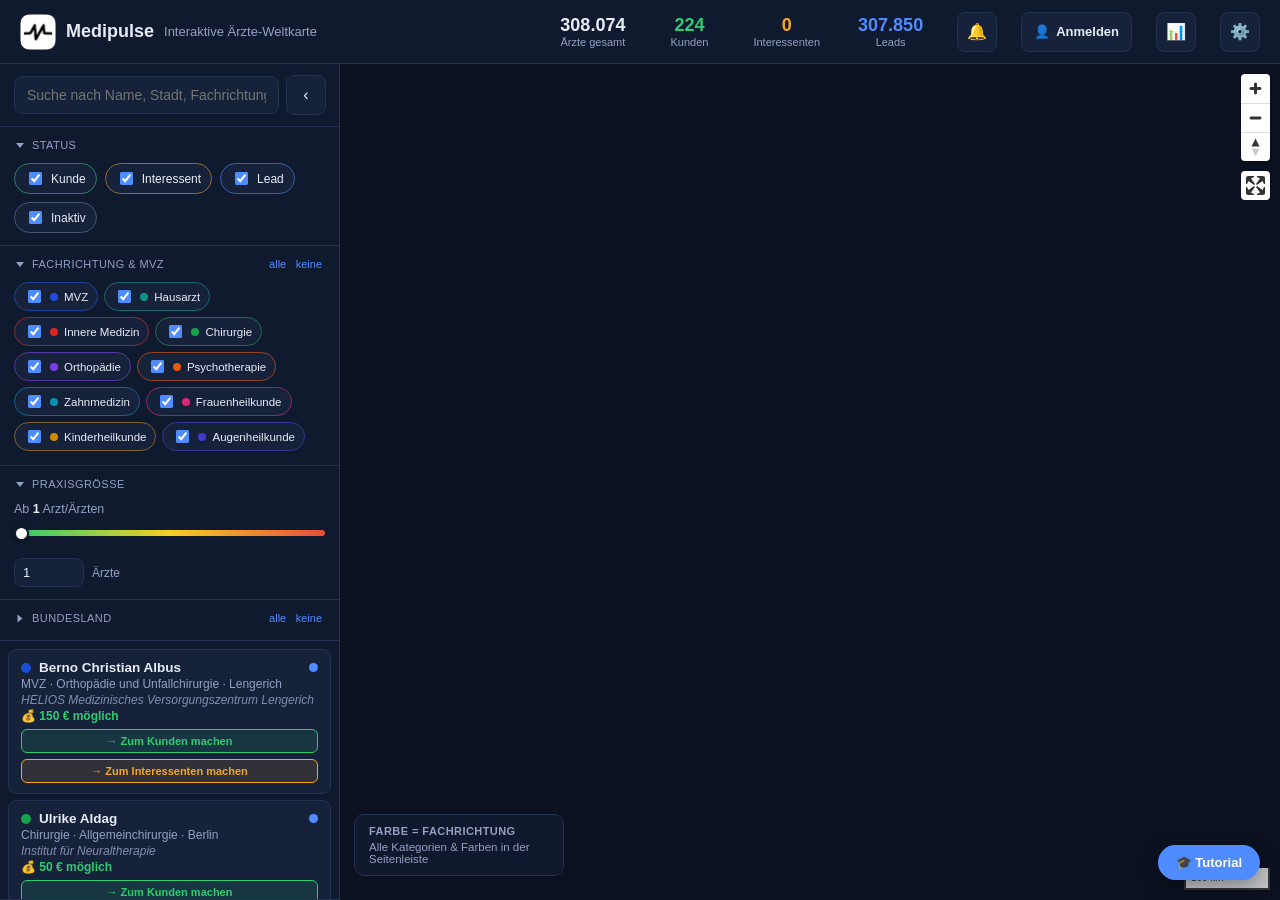
<file: index.html>
<!DOCTYPE html>
<html lang="de">
<head>
<meta charset="UTF-8" />
<meta name="viewport" content="width=device-width, initial-scale=1.0" />
<title>Medipulse | Interaktive Weltkarte</title>
<link rel="stylesheet" href="vendor/maplibre-gl/maplibre-gl.css" />
<link rel="stylesheet" href="css/style.css" />
</head>
<body>

  <header class="topbar">
    <div class="brand">
      <img src="assets/medipulse-logo.png" alt="Medipulse" class="topbar-logo" id="topbar-logo" onerror="this.style.display='none'">
      <span class="brand-name">Medipulse</span>
      <span class="brand-sub">Interaktive Ärzte-Weltkarte</span>
    </div>

    <div class="stats" id="stats">
      <div class="stat"><span class="stat-value" id="stat-total">0</span><span class="stat-label">Ärzte gesamt</span></div>
      <div class="stat status-kunde"><span class="stat-value" id="stat-kunde">0</span><span class="stat-label">Kunden</span></div>
      <div class="stat status-interessent"><span class="stat-value" id="stat-interessent">0</span><span class="stat-label">Interessenten</span></div>
      <div class="stat status-lead"><span class="stat-value" id="stat-lead">0</span><span class="stat-label">Leads</span></div>
    </div>

    <button id="notif-bell" class="icon-btn notif-bell-btn" title="Follow-ups">🔔<span class="notif-dot" id="notif-dot" hidden></span></button>
    <button id="user-badge" class="icon-btn user-badge-btn" title="Anmelden"><span id="user-badge-icon">👤</span> <span id="user-badge-label">Anmelden</span></button>
    <button id="sales-stats-toggle" class="icon-btn" title="Meine Statistik">📊</button>
    <button id="settings-toggle" class="icon-btn" title="Einstellungen">⚙️</button>
  </header>

  <div class="settings-panel notif-panel" id="notif-panel" hidden>
    <div class="settings-panel-header">
      <span>Follow-ups</span>
      <button id="notif-close" class="icon-btn" title="Schließen">×</button>
    </div>
    <div id="notif-list"></div>
  </div>

  <div class="auth-panel" id="auth-panel" hidden>
    <div class="settings-panel-header">
      <span id="auth-panel-title">Anmelden</span>
      <button id="auth-close" class="icon-btn" title="Schließen">×</button>
    </div>

    <div id="auth-logged-in" hidden>
      <div class="auth-avatar-row">
        <div class="auth-avatar-preview" id="auth-avatar-preview">👤</div>
        <button type="button" id="auth-avatar-btn" class="auth-switch-btn">Profilbild ändern</button>
        <input type="file" id="auth-avatar-input" accept="image/*" hidden>
      </div>
      <div class="auth-current-name">Angemeldet als <strong id="auth-current-name-label"></strong></div>
      <button type="button" id="auth-logout" class="auth-submit-btn">Abmelden</button>
      <button type="button" id="auth-delete-account" class="auth-switch-btn auth-danger-btn">Konto löschen</button>
    </div>

    <div id="auth-form-wrap">
      <div class="auth-error" id="auth-error" hidden></div>
      <input type="text" id="auth-name" class="auth-input" placeholder="Name" autocomplete="username" />
      <input type="password" id="auth-password" class="auth-input" placeholder="Passwort" autocomplete="current-password" />
      <button type="button" id="auth-submit" class="auth-submit-btn">Anmelden</button>
      <button type="button" id="auth-switch-mode" class="auth-switch-btn">Noch kein Konto? Registrieren</button>
    </div>

    <div class="auth-hint">Nur lokal auf diesem Gerät gespeichert — kein echter Passwortschutz, dient nur zur Zuordnung der eigenen Statistik.</div>
  </div>

  <div class="settings-panel" id="sales-stats-panel" hidden>
    <div class="settings-panel-header stats-panel-header">
      <div class="stats-view-tabs">
        <button type="button" class="stats-view-tab active" data-view="mine">Meine Statistik</button>
        <button type="button" class="stats-view-tab" data-view="rankings">🏆 Rankings</button>
      </div>
      <button id="sales-stats-close" class="icon-btn" title="Schließen">×</button>
    </div>
    <div id="sales-stats-logged-out" hidden>
      <div class="auth-hint" style="margin:0 0 10px;">Bitte zuerst anmelden, um deine eigene Statistik zu führen.</div>
      <button type="button" id="sales-stats-login-btn" class="auth-submit-btn">Jetzt anmelden</button>
    </div>
    <div id="sales-stats-body" hidden></div>
  </div>

  <div class="settings-panel" id="settings-panel" hidden>
    <div class="settings-panel-header">
      <span>Einstellungen</span>
      <button id="settings-close" class="icon-btn" title="Schließen">×</button>
    </div>

    <div class="settings-row">
      <span class="settings-label">Automatische Rotation</span>
      <label class="switch">
        <input type="checkbox" id="settings-rotate-toggle" checked>
        <span class="switch-slider"></span>
      </label>
    </div>

    <div class="settings-divider"></div>

    <div class="settings-row">
      <span class="settings-label">Heatmap</span>
      <label class="switch">
        <input type="checkbox" id="settings-heatmap-toggle">
        <span class="switch-slider"></span>
      </label>
    </div>
    <div class="heatmap-scope-row" id="heatmap-scope-row" hidden>
      <label class="radio-chip">
        <input type="radio" name="heatmap-scope" value="kunde" id="heatmap-scope-kunde">
        Kunden
      </label>
      <label class="radio-chip">
        <input type="radio" name="heatmap-scope" value="lead" id="heatmap-scope-lead">
        Leads
      </label>
      <label class="radio-chip">
        <input type="radio" name="heatmap-scope" value="alle" id="heatmap-scope-alle" checked>
        Alle
      </label>
    </div>

    <div class="settings-divider"></div>

    <div class="gpa-block">
      <div class="gpa-title">GPA</div>
      <div class="gpa-sub">Gewinn pro Arzt</div>
      <input type="range" id="gpa-slider" class="gpa-slider" min="0" max="300" step="5" value="50">
      <div class="gpa-input-row">
        <input type="number" id="gpa-input" class="gpa-input" min="0" max="2000" step="5" value="50">
        <span class="gpa-unit">€ / Arzt</span>
      </div>
    </div>

    <div class="settings-divider"></div>

    <div class="gpa-block">
      <div class="gpa-title">Automatische Infosheet-Recherche</div>
      <div class="gpa-sub">Worker-URL für die Gemini-Websuche (leer = nur Steckbrief)</div>
      <input type="text" id="settings-gemini-worker-url" class="auth-input" style="margin-bottom:0;" placeholder="https://dein-worker.workers.dev">
      <div class="auth-hint">Siehe cloudflare-worker/README.md für die Einrichtung.</div>
    </div>
  </div>

  <div class="app">
    <aside class="sidebar" id="sidebar">
      <div class="sidebar-section search-row">
        <input type="text" id="search" placeholder="Suche nach Name, Stadt, Fachrichtung…" />
      </div>

      <div class="sidebar-section filters" id="status-filter-group">
        <div class="filter-group-label">
          <button type="button" class="chevron-btn" data-target="status-body" aria-expanded="true"><span class="chevron"></span></button>
          <span class="filter-group-title">Status</span>
        </div>
        <div class="filter-group-body" id="status-body">
          <label class="chip chip-kunde"><input type="checkbox" data-status="kunde" checked> Kunde</label>
          <label class="chip chip-interessent"><input type="checkbox" data-status="interessent" checked> Interessent</label>
          <label class="chip chip-lead"><input type="checkbox" data-status="lead" checked> Lead</label>
          <label class="chip chip-inaktiv"><input type="checkbox" data-status="inaktiv" checked> Inaktiv</label>
        </div>
      </div>

      <div class="sidebar-section filters kategorie-filters">
        <div class="filter-group-label">
          <button type="button" class="chevron-btn" data-target="kategorie-body" aria-expanded="true"><span class="chevron"></span></button>
          <span class="filter-group-title">Fachrichtung &amp; MVZ</span>
          <span class="filter-group-actions">
            <button type="button" id="kategorie-all">alle</button>
            <button type="button" id="kategorie-none">keine</button>
          </span>
        </div>
        <div class="filter-group-body" id="kategorie-body">
          <div id="kategorie-list" class="kategorie-list"></div>
        </div>
      </div>

      <div class="sidebar-section filters groesse-filter">
        <div class="filter-group-label">
          <button type="button" class="chevron-btn" data-target="groesse-body" aria-expanded="true"><span class="chevron"></span></button>
          <span class="filter-group-title">Praxisgröße</span>
        </div>
        <div class="filter-group-body" id="groesse-body">
          <div class="groesse-value">Ab <strong id="groesse-value-label">1</strong> Arzt/Ärzten</div>
          <input type="range" id="groesse-slider" class="groesse-slider" min="0" max="100" step="1" value="0">
          <div class="groesse-input-row">
            <input type="number" id="groesse-input" class="groesse-input" min="0" step="1" value="1">
            <span class="groesse-input-unit">Ärzte</span>
          </div>
        </div>
      </div>

      <div class="sidebar-section filters bundesland-filter">
        <div class="filter-group-label">
          <button type="button" class="chevron-btn" data-target="bundesland-body" aria-expanded="false"><span class="chevron"></span></button>
          <span class="filter-group-title">Bundesland</span>
          <span class="filter-group-actions">
            <button type="button" id="bundesland-all">alle</button>
            <button type="button" id="bundesland-none">keine</button>
          </span>
        </div>
        <div class="filter-group-body collapsed" id="bundesland-body">
          <div id="bundesland-list" class="kategorie-list"></div>
        </div>
      </div>

      <div class="sidebar-section list-wrap">
        <ul id="doctor-list" class="doctor-list"></ul>
      </div>
    </aside>

    <button id="sidebar-toggle" class="icon-btn sidebar-collapse-btn" title="Liste ein-/ausblenden"><span id="sidebar-collapse-icon">‹</span></button>

    <main class="map-wrap">
      <div id="map"></div>

      <div class="legend">
        <div class="legend-title">Farbe = Fachrichtung</div>
        <div class="legend-hint">Alle Kategorien &amp; Farben in der Seitenleiste</div>
      </div>
    </main>
  </div>

  <div class="route-planner-backdrop" id="route-planner-backdrop" hidden>
    <div class="route-planner" id="route-planner">
      <div class="route-planner-header">
        <span>Route planen</span>
        <button id="route-planner-close" class="icon-btn" title="Abbrechen">×</button>
      </div>
      <div id="route-planner-body"></div>
    </div>
  </div>

  <div class="route-picking-bar" id="route-picking-bar" hidden>
    <span id="route-picking-status"></span>
    <button type="button" class="secondary" id="route-picking-cancel">Abbrechen</button>
    <button type="button" class="primary" id="route-picking-done">Fertig</button>
  </div>

  <div class="streak-celebration" id="streak-celebration" hidden>
    <div class="streak-celebration-flame">🔥</div>
    <div class="streak-celebration-text" id="streak-celebration-text"></div>
  </div>

  <div class="route-planner-backdrop" id="note-editor-backdrop" hidden>
    <div class="route-planner" id="note-editor">
      <div class="route-planner-header">
        <span>Neue Notiz</span>
        <button id="note-editor-close" class="icon-btn" title="Abbrechen">×</button>
      </div>
      <div class="note-editor-body">
        <input type="text" id="note-editor-title" class="auth-input" placeholder="Überschrift, z.B. Termin bei Dr. Müller" maxlength="60" />
        <textarea id="note-editor-text" class="note-editor-textarea" placeholder="Details (optional)…"></textarea>
        <button type="button" id="note-editor-save" class="auth-submit-btn">Speichern</button>
      </div>
    </div>
  </div>

  <div class="route-planner-backdrop" id="infosheet-editor-backdrop" hidden>
    <div class="route-planner infosheet-editor" id="infosheet-editor">
      <div class="route-planner-header">
        <span id="infosheet-editor-title">Infosheet</span>
        <button id="infosheet-editor-close" class="icon-btn" title="Abbrechen">×</button>
      </div>
      <div class="infosheet-editor-body">
        <label class="infosheet-field-label" for="infosheet-paste-all">Kompletten Infosheet-Text einfügen (z.B. aus dem MediPulse-Skill)</label>
        <textarea id="infosheet-paste-all" class="note-editor-textarea infosheet-textarea infosheet-paste-textarea" placeholder="Hier den kompletten Text aus dem Skill einfügen — die Felder unten werden automatisch anhand der Überschriften (Trigger, Was die Praxis verkauft, Firmografie, Struktur, Produkt, Größte Painpoints) befüllt."></textarea>
        <div class="infosheet-paste-actions">
          <button type="button" id="infosheet-paste-apply" class="auth-switch-btn">↓ Auf die Felder unten verteilen</button>
          <button type="button" id="infosheet-paste-upload-btn" class="auth-switch-btn">📎 Stattdessen .txt-Datei hochladen</button>
        </div>
        <input type="file" id="infosheet-paste-file-input" accept=".txt,text/plain" hidden>
        <div class="infosheet-editor-divider"></div>

        <label class="infosheet-field-label" for="infosheet-trigger">Trigger</label>
        <textarea id="infosheet-trigger" class="note-editor-textarea infosheet-textarea" placeholder="Was macht das Thema für die Praxis gerade jetzt relevant? (z.B. gesetzliche Änderung)"></textarea>

        <label class="infosheet-field-label" for="infosheet-verkauft">Was die Praxis verkauft</label>
        <textarea id="infosheet-verkauft" class="note-editor-textarea infosheet-textarea" placeholder="Kurzbeschreibung der Praxis/des MVZ"></textarea>

        <label class="infosheet-field-label" for="infosheet-firmografie">Firmografie</label>
        <textarea id="infosheet-firmografie" class="note-editor-textarea infosheet-textarea" placeholder="Rechtsträger, Adresse, Ansprechpartner, USt-ID…"></textarea>

        <label class="infosheet-field-label" for="infosheet-struktur">Struktur</label>
        <textarea id="infosheet-struktur" class="note-editor-textarea infosheet-textarea" placeholder="Team, Ärzt:innen, Verwaltung…"></textarea>

        <label class="infosheet-field-label" for="infosheet-produkt">Produkt</label>
        <textarea id="infosheet-produkt" class="note-editor-textarea infosheet-textarea" placeholder="Leistungen, Statistiken, Besonderheiten…"></textarea>

        <label class="infosheet-field-label">Größte Painpoints — bis zu 2</label>
        <input type="text" id="infosheet-these-1" class="auth-input" placeholder="Painpoint 1" maxlength="200" />
        <input type="text" id="infosheet-these-2" class="auth-input" placeholder="Painpoint 2" maxlength="200" />

        <button type="button" id="infosheet-editor-save" class="auth-submit-btn">Speichern</button>
      </div>
    </div>
  </div>

  <button type="button" id="tour-fab" class="tour-fab-btn">🎓 Tutorial</button>
  <div class="tour-overlay" id="tour-overlay" hidden>
    <div class="tour-highlight" id="tour-highlight" hidden></div>
    <div class="tour-tooltip" id="tour-tooltip">
      <button type="button" class="tour-skip-btn" id="tour-skip-btn" title="Tour beenden">×</button>
      <div class="tour-step-label" id="tour-step-label"></div>
      <div class="tour-title" id="tour-title"></div>
      <div class="tour-text" id="tour-text"></div>
      <div class="tour-actions">
        <button type="button" class="tour-btn tour-btn-ghost" id="tour-back-btn">Zurück</button>
        <button type="button" class="tour-btn tour-btn-primary" id="tour-next-btn">Weiter</button>
      </div>
    </div>
  </div>

  <script src="vendor/maplibre-gl/maplibre-gl.js"></script>
  <script src="vendor/jspdf/jspdf.umd.min.js"></script>
  <script src="js/data.js"></script>
  <script src="js/app.js"></script>
</body>
</html>
</file>
<file: vendor/maplibre-gl/maplibre-gl.css>
.maplibregl-map{font:12px/20px Helvetica Neue,Arial,Helvetica,sans-serif;overflow:hidden;position:relative;-webkit-tap-highlight-color:rgb(0 0 0/0)}.maplibregl-canvas{left:0;position:absolute;top:0}.maplibregl-map:fullscreen{height:100%;width:100%}.maplibregl-ctrl-group button.maplibregl-ctrl-compass{touch-action:none}.maplibregl-canvas-container.maplibregl-interactive,.maplibregl-ctrl-group button.maplibregl-ctrl-compass{cursor:grab;-webkit-user-select:none;-moz-user-select:none;user-select:none}.maplibregl-canvas-container.maplibregl-interactive.maplibregl-track-pointer{cursor:pointer}.maplibregl-canvas-container.maplibregl-interactive:active,.maplibregl-ctrl-group button.maplibregl-ctrl-compass:active{cursor:grabbing}.maplibregl-canvas-container.maplibregl-touch-zoom-rotate,.maplibregl-canvas-container.maplibregl-touch-zoom-rotate .maplibregl-canvas{touch-action:pan-x pan-y}.maplibregl-canvas-container.maplibregl-touch-drag-pan,.maplibregl-canvas-container.maplibregl-touch-drag-pan .maplibregl-canvas{touch-action:pinch-zoom}.maplibregl-canvas-container.maplibregl-touch-zoom-rotate.maplibregl-touch-drag-pan,.maplibregl-canvas-container.maplibregl-touch-zoom-rotate.maplibregl-touch-drag-pan .maplibregl-canvas{touch-action:none}.maplibregl-canvas-container.maplibregl-touch-drag-pan.maplibregl-cooperative-gestures,.maplibregl-canvas-container.maplibregl-touch-drag-pan.maplibregl-cooperative-gestures .maplibregl-canvas{touch-action:pan-x pan-y}.maplibregl-ctrl-bottom-left,.maplibregl-ctrl-bottom-right,.maplibregl-ctrl-top-left,.maplibregl-ctrl-top-right{pointer-events:none;position:absolute;z-index:2}.maplibregl-ctrl-top-left{left:0;top:0}.maplibregl-ctrl-top-right{right:0;top:0}.maplibregl-ctrl-bottom-left{bottom:0;left:0}.maplibregl-ctrl-bottom-right{bottom:0;right:0}.maplibregl-ctrl{clear:both;pointer-events:auto;transform:translate(0)}.maplibregl-ctrl-top-left .maplibregl-ctrl{float:left;margin:10px 0 0 10px}.maplibregl-ctrl-top-right .maplibregl-ctrl{float:right;margin:10px 10px 0 0}.maplibregl-ctrl-bottom-left .maplibregl-ctrl{float:left;margin:0 0 10px 10px}.maplibregl-ctrl-bottom-right .maplibregl-ctrl{float:right;margin:0 10px 10px 0}.maplibregl-ctrl-group{background:#fff;border-radius:4px}.maplibregl-ctrl-group:not(:empty){box-shadow:0 0 0 2px rgba(0,0,0,.1)}@media (forced-colors:active){.maplibregl-ctrl-group:not(:empty){box-shadow:0 0 0 2px ButtonText}}.maplibregl-ctrl-group button{background-color:transparent;border:0;box-sizing:border-box;cursor:pointer;display:block;height:29px;outline:none;padding:0;width:29px}.maplibregl-ctrl-group button+button{border-top:1px solid #ddd}.maplibregl-ctrl button .maplibregl-ctrl-icon{background-position:50%;background-repeat:no-repeat;display:block;height:100%;width:100%}@media (forced-colors:active){.maplibregl-ctrl-icon{background-color:transparent}.maplibregl-ctrl-group button+button{border-top:1px solid ButtonText}}.maplibregl-ctrl button::-moz-focus-inner{border:0;padding:0}.maplibregl-ctrl-attrib-button:focus,.maplibregl-ctrl-group button:focus{box-shadow:0 0 2px 2px #0096ff}.maplibregl-ctrl button:disabled{cursor:not-allowed}.maplibregl-ctrl button:disabled .maplibregl-ctrl-icon{opacity:.25}.maplibregl-ctrl button:not(:disabled):hover{background-color:rgb(0 0 0/5%)}.maplibregl-ctrl-group button:focus:focus-visible{box-shadow:0 0 2px 2px #0096ff}.maplibregl-ctrl-group button:focus:not(:focus-visible){box-shadow:none}.maplibregl-ctrl-group button:focus:first-child{border-radius:4px 4px 0 0}.maplibregl-ctrl-group button:focus:last-child{border-radius:0 0 4px 4px}.maplibregl-ctrl-group button:focus:only-child{border-radius:inherit}.maplibregl-ctrl button.maplibregl-ctrl-zoom-out .maplibregl-ctrl-icon{background-image:url("data:image/svg+xml;charset=utf-8,%3Csvg xmlns='http://www.w3.org/2000/svg' width='29' height='29' fill='%23333' viewBox='0 0 29 29'%3E%3Cpath d='M10 13c-.75 0-1.5.75-1.5 1.5S9.25 16 10 16h9c.75 0 1.5-.75 1.5-1.5S19.75 13 19 13z'/%3E%3C/svg%3E")}.maplibregl-ctrl button.maplibregl-ctrl-zoom-in .maplibregl-ctrl-icon{background-image:url("data:image/svg+xml;charset=utf-8,%3Csvg xmlns='http://www.w3.org/2000/svg' width='29' height='29' fill='%23333' viewBox='0 0 29 29'%3E%3Cpath d='M14.5 8.5c-.75 0-1.5.75-1.5 1.5v3h-3c-.75 0-1.5.75-1.5 1.5S9.25 16 10 16h3v3c0 .75.75 1.5 1.5 1.5S16 19.75 16 19v-3h3c.75 0 1.5-.75 1.5-1.5S19.75 13 19 13h-3v-3c0-.75-.75-1.5-1.5-1.5'/%3E%3C/svg%3E")}@media (forced-colors:active){.maplibregl-ctrl button.maplibregl-ctrl-zoom-out .maplibregl-ctrl-icon{background-image:url("data:image/svg+xml;charset=utf-8,%3Csvg xmlns='http://www.w3.org/2000/svg' width='29' height='29' fill='%23fff' viewBox='0 0 29 29'%3E%3Cpath d='M10 13c-.75 0-1.5.75-1.5 1.5S9.25 16 10 16h9c.75 0 1.5-.75 1.5-1.5S19.75 13 19 13z'/%3E%3C/svg%3E")}.maplibregl-ctrl button.maplibregl-ctrl-zoom-in .maplibregl-ctrl-icon{background-image:url("data:image/svg+xml;charset=utf-8,%3Csvg xmlns='http://www.w3.org/2000/svg' width='29' height='29' fill='%23fff' viewBox='0 0 29 29'%3E%3Cpath d='M14.5 8.5c-.75 0-1.5.75-1.5 1.5v3h-3c-.75 0-1.5.75-1.5 1.5S9.25 16 10 16h3v3c0 .75.75 1.5 1.5 1.5S16 19.75 16 19v-3h3c.75 0 1.5-.75 1.5-1.5S19.75 13 19 13h-3v-3c0-.75-.75-1.5-1.5-1.5'/%3E%3C/svg%3E")}}@media (forced-colors:active) and (prefers-color-scheme:light){.maplibregl-ctrl button.maplibregl-ctrl-zoom-out .maplibregl-ctrl-icon{background-image:url("data:image/svg+xml;charset=utf-8,%3Csvg xmlns='http://www.w3.org/2000/svg' width='29' height='29' viewBox='0 0 29 29'%3E%3Cpath d='M10 13c-.75 0-1.5.75-1.5 1.5S9.25 16 10 16h9c.75 0 1.5-.75 1.5-1.5S19.75 13 19 13z'/%3E%3C/svg%3E")}.maplibregl-ctrl button.maplibregl-ctrl-zoom-in .maplibregl-ctrl-icon{background-image:url("data:image/svg+xml;charset=utf-8,%3Csvg xmlns='http://www.w3.org/2000/svg' width='29' height='29' viewBox='0 0 29 29'%3E%3Cpath d='M14.5 8.5c-.75 0-1.5.75-1.5 1.5v3h-3c-.75 0-1.5.75-1.5 1.5S9.25 16 10 16h3v3c0 .75.75 1.5 1.5 1.5S16 19.75 16 19v-3h3c.75 0 1.5-.75 1.5-1.5S19.75 13 19 13h-3v-3c0-.75-.75-1.5-1.5-1.5'/%3E%3C/svg%3E")}}.maplibregl-ctrl button.maplibregl-ctrl-fullscreen .maplibregl-ctrl-icon{background-image:url("data:image/svg+xml;charset=utf-8,%3Csvg xmlns='http://www.w3.org/2000/svg' width='29' height='29' fill='%23333' viewBox='0 0 29 29'%3E%3Cpath d='M24 16v5.5c0 1.75-.75 2.5-2.5 2.5H16v-1l3-1.5-4-5.5 1-1 5.5 4 1.5-3zM6 16l1.5 3 5.5-4 1 1-4 5.5 3 1.5v1H7.5C5.75 24 5 23.25 5 21.5V16zm7-11v1l-3 1.5 4 5.5-1 1-5.5-4L6 13H5V7.5C5 5.75 5.75 5 7.5 5zm11 2.5c0-1.75-.75-2.5-2.5-2.5H16v1l3 1.5-4 5.5 1 1 5.5-4 1.5 3h1z'/%3E%3C/svg%3E")}.maplibregl-ctrl button.maplibregl-ctrl-shrink .maplibregl-ctrl-icon{background-image:url("data:image/svg+xml;charset=utf-8,%3Csvg xmlns='http://www.w3.org/2000/svg' width='29' height='29' viewBox='0 0 29 29'%3E%3Cpath d='M18.5 16c-1.75 0-2.5.75-2.5 2.5V24h1l1.5-3 5.5 4 1-1-4-5.5 3-1.5v-1zM13 18.5c0-1.75-.75-2.5-2.5-2.5H5v1l3 1.5L4 24l1 1 5.5-4 1.5 3h1zm3-8c0 1.75.75 2.5 2.5 2.5H24v-1l-3-1.5L25 5l-1-1-5.5 4L17 5h-1zM10.5 13c1.75 0 2.5-.75 2.5-2.5V5h-1l-1.5 3L5 4 4 5l4 5.5L5 12v1z'/%3E%3C/svg%3E")}@media (forced-colors:active){.maplibregl-ctrl button.maplibregl-ctrl-fullscreen .maplibregl-ctrl-icon{background-image:url("data:image/svg+xml;charset=utf-8,%3Csvg xmlns='http://www.w3.org/2000/svg' width='29' height='29' fill='%23fff' viewBox='0 0 29 29'%3E%3Cpath d='M24 16v5.5c0 1.75-.75 2.5-2.5 2.5H16v-1l3-1.5-4-5.5 1-1 5.5 4 1.5-3zM6 16l1.5 3 5.5-4 1 1-4 5.5 3 1.5v1H7.5C5.75 24 5 23.25 5 21.5V16zm7-11v1l-3 1.5 4 5.5-1 1-5.5-4L6 13H5V7.5C5 5.75 5.75 5 7.5 5zm11 2.5c0-1.75-.75-2.5-2.5-2.5H16v1l3 1.5-4 5.5 1 1 5.5-4 1.5 3h1z'/%3E%3C/svg%3E")}.maplibregl-ctrl button.maplibregl-ctrl-shrink .maplibregl-ctrl-icon{background-image:url("data:image/svg+xml;charset=utf-8,%3Csvg xmlns='http://www.w3.org/2000/svg' width='29' height='29' fill='%23fff' viewBox='0 0 29 29'%3E%3Cpath d='M18.5 16c-1.75 0-2.5.75-2.5 2.5V24h1l1.5-3 5.5 4 1-1-4-5.5 3-1.5v-1zM13 18.5c0-1.75-.75-2.5-2.5-2.5H5v1l3 1.5L4 24l1 1 5.5-4 1.5 3h1zm3-8c0 1.75.75 2.5 2.5 2.5H24v-1l-3-1.5L25 5l-1-1-5.5 4L17 5h-1zM10.5 13c1.75 0 2.5-.75 2.5-2.5V5h-1l-1.5 3L5 4 4 5l4 5.5L5 12v1z'/%3E%3C/svg%3E")}}@media (forced-colors:active) and (prefers-color-scheme:light){.maplibregl-ctrl button.maplibregl-ctrl-fullscreen .maplibregl-ctrl-icon{background-image:url("data:image/svg+xml;charset=utf-8,%3Csvg xmlns='http://www.w3.org/2000/svg' width='29' height='29' viewBox='0 0 29 29'%3E%3Cpath d='M24 16v5.5c0 1.75-.75 2.5-2.5 2.5H16v-1l3-1.5-4-5.5 1-1 5.5 4 1.5-3zM6 16l1.5 3 5.5-4 1 1-4 5.5 3 1.5v1H7.5C5.75 24 5 23.25 5 21.5V16zm7-11v1l-3 1.5 4 5.5-1 1-5.5-4L6 13H5V7.5C5 5.75 5.75 5 7.5 5zm11 2.5c0-1.75-.75-2.5-2.5-2.5H16v1l3 1.5-4 5.5 1 1 5.5-4 1.5 3h1z'/%3E%3C/svg%3E")}.maplibregl-ctrl button.maplibregl-ctrl-shrink .maplibregl-ctrl-icon{background-image:url("data:image/svg+xml;charset=utf-8,%3Csvg xmlns='http://www.w3.org/2000/svg' width='29' height='29' viewBox='0 0 29 29'%3E%3Cpath d='M18.5 16c-1.75 0-2.5.75-2.5 2.5V24h1l1.5-3 5.5 4 1-1-4-5.5 3-1.5v-1zM13 18.5c0-1.75-.75-2.5-2.5-2.5H5v1l3 1.5L4 24l1 1 5.5-4 1.5 3h1zm3-8c0 1.75.75 2.5 2.5 2.5H24v-1l-3-1.5L25 5l-1-1-5.5 4L17 5h-1zM10.5 13c1.75 0 2.5-.75 2.5-2.5V5h-1l-1.5 3L5 4 4 5l4 5.5L5 12v1z'/%3E%3C/svg%3E")}}.maplibregl-ctrl button.maplibregl-ctrl-compass .maplibregl-ctrl-icon{background-image:url("data:image/svg+xml;charset=utf-8,%3Csvg xmlns='http://www.w3.org/2000/svg' width='29' height='29' fill='%23333' viewBox='0 0 29 29'%3E%3Cpath d='m10.5 14 4-8 4 8z'/%3E%3Cpath fill='%23ccc' d='m10.5 16 4 8 4-8z'/%3E%3C/svg%3E")}@media (forced-colors:active){.maplibregl-ctrl button.maplibregl-ctrl-compass .maplibregl-ctrl-icon{background-image:url("data:image/svg+xml;charset=utf-8,%3Csvg xmlns='http://www.w3.org/2000/svg' width='29' height='29' fill='%23fff' viewBox='0 0 29 29'%3E%3Cpath d='m10.5 14 4-8 4 8z'/%3E%3Cpath fill='%23ccc' d='m10.5 16 4 8 4-8z'/%3E%3C/svg%3E")}}@media (forced-colors:active) and (prefers-color-scheme:light){.maplibregl-ctrl button.maplibregl-ctrl-compass .maplibregl-ctrl-icon{background-image:url("data:image/svg+xml;charset=utf-8,%3Csvg xmlns='http://www.w3.org/2000/svg' width='29' height='29' viewBox='0 0 29 29'%3E%3Cpath d='m10.5 14 4-8 4 8z'/%3E%3Cpath fill='%23ccc' d='m10.5 16 4 8 4-8z'/%3E%3C/svg%3E")}}.maplibregl-ctrl button.maplibregl-ctrl-terrain .maplibregl-ctrl-icon{background-image:url("data:image/svg+xml;charset=utf-8,%3Csvg xmlns='http://www.w3.org/2000/svg' width='22' height='22' fill='%23333' viewBox='0 0 22 22'%3E%3Cpath d='m1.754 13.406 4.453-4.851 3.09 3.09 3.281 3.277.969-.969-3.309-3.312 3.844-4.121 6.148 6.886h1.082v-.855l-7.207-8.07-4.84 5.187L6.169 6.57l-5.48 5.965v.871ZM.688 16.844h20.625v1.375H.688Zm0 0'/%3E%3C/svg%3E")}.maplibregl-ctrl button.maplibregl-ctrl-terrain-enabled .maplibregl-ctrl-icon{background-image:url("data:image/svg+xml;charset=utf-8,%3Csvg xmlns='http://www.w3.org/2000/svg' width='22' height='22' fill='%2333b5e5' viewBox='0 0 22 22'%3E%3Cpath d='m1.754 13.406 4.453-4.851 3.09 3.09 3.281 3.277.969-.969-3.309-3.312 3.844-4.121 6.148 6.886h1.082v-.855l-7.207-8.07-4.84 5.187L6.169 6.57l-5.48 5.965v.871ZM.688 16.844h20.625v1.375H.688Zm0 0'/%3E%3C/svg%3E")}.maplibregl-ctrl button.maplibregl-ctrl-geolocate .maplibregl-ctrl-icon{background-image:url("data:image/svg+xml;charset=utf-8,%3Csvg xmlns='http://www.w3.org/2000/svg' width='29' height='29' fill='%23333' viewBox='0 0 20 20'%3E%3Cpath d='M10 4C9 4 9 5 9 5v.1A5 5 0 0 0 5.1 9H5s-1 0-1 1 1 1 1 1h.1A5 5 0 0 0 9 14.9v.1s0 1 1 1 1-1 1-1v-.1a5 5 0 0 0 3.9-3.9h.1s1 0 1-1-1-1-1-1h-.1A5 5 0 0 0 11 5.1V5s0-1-1-1m0 2.5a3.5 3.5 0 1 1 0 7 3.5 3.5 0 1 1 0-7'/%3E%3Ccircle cx='10' cy='10' r='2'/%3E%3C/svg%3E")}.maplibregl-ctrl button.maplibregl-ctrl-geolocate:disabled .maplibregl-ctrl-icon{background-image:url("data:image/svg+xml;charset=utf-8,%3Csvg xmlns='http://www.w3.org/2000/svg' width='29' height='29' fill='%23aaa' viewBox='0 0 20 20'%3E%3Cpath d='M10 4C9 4 9 5 9 5v.1A5 5 0 0 0 5.1 9H5s-1 0-1 1 1 1 1 1h.1A5 5 0 0 0 9 14.9v.1s0 1 1 1 1-1 1-1v-.1a5 5 0 0 0 3.9-3.9h.1s1 0 1-1-1-1-1-1h-.1A5 5 0 0 0 11 5.1V5s0-1-1-1m0 2.5a3.5 3.5 0 1 1 0 7 3.5 3.5 0 1 1 0-7'/%3E%3Ccircle cx='10' cy='10' r='2'/%3E%3Cpath fill='red' d='m14 5 1 1-9 9-1-1z'/%3E%3C/svg%3E")}.maplibregl-ctrl button.maplibregl-ctrl-geolocate.maplibregl-ctrl-geolocate-active .maplibregl-ctrl-icon{background-image:url("data:image/svg+xml;charset=utf-8,%3Csvg xmlns='http://www.w3.org/2000/svg' width='29' height='29' fill='%2333b5e5' viewBox='0 0 20 20'%3E%3Cpath d='M10 4C9 4 9 5 9 5v.1A5 5 0 0 0 5.1 9H5s-1 0-1 1 1 1 1 1h.1A5 5 0 0 0 9 14.9v.1s0 1 1 1 1-1 1-1v-.1a5 5 0 0 0 3.9-3.9h.1s1 0 1-1-1-1-1-1h-.1A5 5 0 0 0 11 5.1V5s0-1-1-1m0 2.5a3.5 3.5 0 1 1 0 7 3.5 3.5 0 1 1 0-7'/%3E%3Ccircle cx='10' cy='10' r='2'/%3E%3C/svg%3E")}.maplibregl-ctrl button.maplibregl-ctrl-geolocate.maplibregl-ctrl-geolocate-active-error .maplibregl-ctrl-icon{background-image:url("data:image/svg+xml;charset=utf-8,%3Csvg xmlns='http://www.w3.org/2000/svg' width='29' height='29' fill='%23e58978' viewBox='0 0 20 20'%3E%3Cpath d='M10 4C9 4 9 5 9 5v.1A5 5 0 0 0 5.1 9H5s-1 0-1 1 1 1 1 1h.1A5 5 0 0 0 9 14.9v.1s0 1 1 1 1-1 1-1v-.1a5 5 0 0 0 3.9-3.9h.1s1 0 1-1-1-1-1-1h-.1A5 5 0 0 0 11 5.1V5s0-1-1-1m0 2.5a3.5 3.5 0 1 1 0 7 3.5 3.5 0 1 1 0-7'/%3E%3Ccircle cx='10' cy='10' r='2'/%3E%3C/svg%3E")}.maplibregl-ctrl button.maplibregl-ctrl-geolocate.maplibregl-ctrl-geolocate-background .maplibregl-ctrl-icon{background-image:url("data:image/svg+xml;charset=utf-8,%3Csvg xmlns='http://www.w3.org/2000/svg' width='29' height='29' fill='%2333b5e5' viewBox='0 0 20 20'%3E%3Cpath d='M10 4C9 4 9 5 9 5v.1A5 5 0 0 0 5.1 9H5s-1 0-1 1 1 1 1 1h.1A5 5 0 0 0 9 14.9v.1s0 1 1 1 1-1 1-1v-.1a5 5 0 0 0 3.9-3.9h.1s1 0 1-1-1-1-1-1h-.1A5 5 0 0 0 11 5.1V5s0-1-1-1m0 2.5a3.5 3.5 0 1 1 0 7 3.5 3.5 0 1 1 0-7'/%3E%3C/svg%3E")}.maplibregl-ctrl button.maplibregl-ctrl-geolocate.maplibregl-ctrl-geolocate-background-error .maplibregl-ctrl-icon{background-image:url("data:image/svg+xml;charset=utf-8,%3Csvg xmlns='http://www.w3.org/2000/svg' width='29' height='29' fill='%23e54e33' viewBox='0 0 20 20'%3E%3Cpath d='M10 4C9 4 9 5 9 5v.1A5 5 0 0 0 5.1 9H5s-1 0-1 1 1 1 1 1h.1A5 5 0 0 0 9 14.9v.1s0 1 1 1 1-1 1-1v-.1a5 5 0 0 0 3.9-3.9h.1s1 0 1-1-1-1-1-1h-.1A5 5 0 0 0 11 5.1V5s0-1-1-1m0 2.5a3.5 3.5 0 1 1 0 7 3.5 3.5 0 1 1 0-7'/%3E%3C/svg%3E")}.maplibregl-ctrl button.maplibregl-ctrl-geolocate.maplibregl-ctrl-geolocate-waiting .maplibregl-ctrl-icon{animation:maplibregl-spin 2s linear infinite}@media (forced-colors:active){.maplibregl-ctrl button.maplibregl-ctrl-geolocate .maplibregl-ctrl-icon{background-image:url("data:image/svg+xml;charset=utf-8,%3Csvg xmlns='http://www.w3.org/2000/svg' width='29' height='29' fill='%23fff' viewBox='0 0 20 20'%3E%3Cpath d='M10 4C9 4 9 5 9 5v.1A5 5 0 0 0 5.1 9H5s-1 0-1 1 1 1 1 1h.1A5 5 0 0 0 9 14.9v.1s0 1 1 1 1-1 1-1v-.1a5 5 0 0 0 3.9-3.9h.1s1 0 1-1-1-1-1-1h-.1A5 5 0 0 0 11 5.1V5s0-1-1-1m0 2.5a3.5 3.5 0 1 1 0 7 3.5 3.5 0 1 1 0-7'/%3E%3Ccircle cx='10' cy='10' r='2'/%3E%3C/svg%3E")}.maplibregl-ctrl button.maplibregl-ctrl-geolocate:disabled .maplibregl-ctrl-icon{background-image:url("data:image/svg+xml;charset=utf-8,%3Csvg xmlns='http://www.w3.org/2000/svg' width='29' height='29' fill='%23999' viewBox='0 0 20 20'%3E%3Cpath d='M10 4C9 4 9 5 9 5v.1A5 5 0 0 0 5.1 9H5s-1 0-1 1 1 1 1 1h.1A5 5 0 0 0 9 14.9v.1s0 1 1 1 1-1 1-1v-.1a5 5 0 0 0 3.9-3.9h.1s1 0 1-1-1-1-1-1h-.1A5 5 0 0 0 11 5.1V5s0-1-1-1m0 2.5a3.5 3.5 0 1 1 0 7 3.5 3.5 0 1 1 0-7'/%3E%3Ccircle cx='10' cy='10' r='2'/%3E%3Cpath fill='red' d='m14 5 1 1-9 9-1-1z'/%3E%3C/svg%3E")}.maplibregl-ctrl button.maplibregl-ctrl-geolocate.maplibregl-ctrl-geolocate-active .maplibregl-ctrl-icon{background-image:url("data:image/svg+xml;charset=utf-8,%3Csvg xmlns='http://www.w3.org/2000/svg' width='29' height='29' fill='%2333b5e5' viewBox='0 0 20 20'%3E%3Cpath d='M10 4C9 4 9 5 9 5v.1A5 5 0 0 0 5.1 9H5s-1 0-1 1 1 1 1 1h.1A5 5 0 0 0 9 14.9v.1s0 1 1 1 1-1 1-1v-.1a5 5 0 0 0 3.9-3.9h.1s1 0 1-1-1-1-1-1h-.1A5 5 0 0 0 11 5.1V5s0-1-1-1m0 2.5a3.5 3.5 0 1 1 0 7 3.5 3.5 0 1 1 0-7'/%3E%3Ccircle cx='10' cy='10' r='2'/%3E%3C/svg%3E")}.maplibregl-ctrl button.maplibregl-ctrl-geolocate.maplibregl-ctrl-geolocate-active-error .maplibregl-ctrl-icon{background-image:url("data:image/svg+xml;charset=utf-8,%3Csvg xmlns='http://www.w3.org/2000/svg' width='29' height='29' fill='%23e58978' viewBox='0 0 20 20'%3E%3Cpath d='M10 4C9 4 9 5 9 5v.1A5 5 0 0 0 5.1 9H5s-1 0-1 1 1 1 1 1h.1A5 5 0 0 0 9 14.9v.1s0 1 1 1 1-1 1-1v-.1a5 5 0 0 0 3.9-3.9h.1s1 0 1-1-1-1-1-1h-.1A5 5 0 0 0 11 5.1V5s0-1-1-1m0 2.5a3.5 3.5 0 1 1 0 7 3.5 3.5 0 1 1 0-7'/%3E%3Ccircle cx='10' cy='10' r='2'/%3E%3C/svg%3E")}.maplibregl-ctrl button.maplibregl-ctrl-geolocate.maplibregl-ctrl-geolocate-background .maplibregl-ctrl-icon{background-image:url("data:image/svg+xml;charset=utf-8,%3Csvg xmlns='http://www.w3.org/2000/svg' width='29' height='29' fill='%2333b5e5' viewBox='0 0 20 20'%3E%3Cpath d='M10 4C9 4 9 5 9 5v.1A5 5 0 0 0 5.1 9H5s-1 0-1 1 1 1 1 1h.1A5 5 0 0 0 9 14.9v.1s0 1 1 1 1-1 1-1v-.1a5 5 0 0 0 3.9-3.9h.1s1 0 1-1-1-1-1-1h-.1A5 5 0 0 0 11 5.1V5s0-1-1-1m0 2.5a3.5 3.5 0 1 1 0 7 3.5 3.5 0 1 1 0-7'/%3E%3C/svg%3E")}.maplibregl-ctrl button.maplibregl-ctrl-geolocate.maplibregl-ctrl-geolocate-background-error .maplibregl-ctrl-icon{background-image:url("data:image/svg+xml;charset=utf-8,%3Csvg xmlns='http://www.w3.org/2000/svg' width='29' height='29' fill='%23e54e33' viewBox='0 0 20 20'%3E%3Cpath d='M10 4C9 4 9 5 9 5v.1A5 5 0 0 0 5.1 9H5s-1 0-1 1 1 1 1 1h.1A5 5 0 0 0 9 14.9v.1s0 1 1 1 1-1 1-1v-.1a5 5 0 0 0 3.9-3.9h.1s1 0 1-1-1-1-1-1h-.1A5 5 0 0 0 11 5.1V5s0-1-1-1m0 2.5a3.5 3.5 0 1 1 0 7 3.5 3.5 0 1 1 0-7'/%3E%3C/svg%3E")}}@media (forced-colors:active) and (prefers-color-scheme:light){.maplibregl-ctrl button.maplibregl-ctrl-geolocate .maplibregl-ctrl-icon{background-image:url("data:image/svg+xml;charset=utf-8,%3Csvg xmlns='http://www.w3.org/2000/svg' width='29' height='29' viewBox='0 0 20 20'%3E%3Cpath d='M10 4C9 4 9 5 9 5v.1A5 5 0 0 0 5.1 9H5s-1 0-1 1 1 1 1 1h.1A5 5 0 0 0 9 14.9v.1s0 1 1 1 1-1 1-1v-.1a5 5 0 0 0 3.9-3.9h.1s1 0 1-1-1-1-1-1h-.1A5 5 0 0 0 11 5.1V5s0-1-1-1m0 2.5a3.5 3.5 0 1 1 0 7 3.5 3.5 0 1 1 0-7'/%3E%3Ccircle cx='10' cy='10' r='2'/%3E%3C/svg%3E")}.maplibregl-ctrl button.maplibregl-ctrl-geolocate:disabled .maplibregl-ctrl-icon{background-image:url("data:image/svg+xml;charset=utf-8,%3Csvg xmlns='http://www.w3.org/2000/svg' width='29' height='29' fill='%23666' viewBox='0 0 20 20'%3E%3Cpath d='M10 4C9 4 9 5 9 5v.1A5 5 0 0 0 5.1 9H5s-1 0-1 1 1 1 1 1h.1A5 5 0 0 0 9 14.9v.1s0 1 1 1 1-1 1-1v-.1a5 5 0 0 0 3.9-3.9h.1s1 0 1-1-1-1-1-1h-.1A5 5 0 0 0 11 5.1V5s0-1-1-1m0 2.5a3.5 3.5 0 1 1 0 7 3.5 3.5 0 1 1 0-7'/%3E%3Ccircle cx='10' cy='10' r='2'/%3E%3Cpath fill='red' d='m14 5 1 1-9 9-1-1z'/%3E%3C/svg%3E")}}@keyframes maplibregl-spin{0%{transform:rotate(0deg)}to{transform:rotate(1turn)}}a.maplibregl-ctrl-logo{background-image:url("data:image/svg+xml;charset=utf-8,%3Csvg xmlns='http://www.w3.org/2000/svg' width='88' height='23' fill='none'%3E%3Cpath fill='%23000' fill-opacity='.4' fill-rule='evenodd' d='M17.408 16.796h-1.827l2.501-12.095h.198l3.324 6.533.988 2.19.988-2.19 3.258-6.533h.181l2.6 12.095h-1.81l-1.218-5.644-.362-1.71-.658 1.71-2.929 5.644h-.098l-2.914-5.644-.757-1.71-.345 1.71zm1.958-3.42-.726 3.663a1.255 1.255 0 0 1-1.232 1.011h-1.827a1.255 1.255 0 0 1-1.229-1.509l2.501-12.095a1.255 1.255 0 0 1 1.23-1.001h.197a1.25 1.25 0 0 1 1.12.685l3.19 6.273 3.125-6.263a1.25 1.25 0 0 1 1.123-.695h.181a1.255 1.255 0 0 1 1.227.991l1.443 6.71a5 5 0 0 1 .314-.787l.009-.016a4.6 4.6 0 0 1 1.777-1.887c.782-.46 1.668-.667 2.611-.667a4.6 4.6 0 0 1 1.7.32l.306.134c.21-.16.474-.256.759-.256h1.694a1.255 1.255 0 0 1 1.212.925 1.255 1.255 0 0 1 1.212-.925h1.711c.284 0 .545.094.755.252.613-.3 1.312-.45 2.075-.45 1.356 0 2.557.445 3.482 1.4q.47.48.763 1.064V4.701a1.255 1.255 0 0 1 1.255-1.255h1.86A1.255 1.255 0 0 1 54.44 4.7v9.194h2.217c.19 0 .37.043.532.118v-4.77c0-.356.147-.678.385-.906a2.42 2.42 0 0 1-.682-1.71c0-.665.267-1.253.735-1.7a2.45 2.45 0 0 1 1.722-.674 2.43 2.43 0 0 1 1.705.675q.318.302.504.683V4.7a1.255 1.255 0 0 1 1.255-1.255h1.744A1.255 1.255 0 0 1 65.812 4.7v3.335a4.8 4.8 0 0 1 1.526-.246c.938 0 1.817.214 2.59.69a4.47 4.47 0 0 1 1.67 1.743v-.98a1.255 1.255 0 0 1 1.256-1.256h1.777c.233 0 .451.064.639.174a3.4 3.4 0 0 1 1.567-.372c.346 0 .861.02 1.285.232a1.25 1.25 0 0 1 .689 1.004 4.7 4.7 0 0 1 .853-.588c.795-.44 1.675-.647 2.61-.647 1.385 0 2.65.39 3.525 1.396.836.938 1.168 2.173 1.168 3.528q-.001.515-.056 1.051a1.255 1.255 0 0 1-.947 1.09l.408.952a1.255 1.255 0 0 1-.477 1.552c-.418.268-.92.463-1.458.612-.613.171-1.304.244-2.049.244-1.06 0-2.043-.207-2.886-.698l-.015-.008c-.798-.48-1.419-1.135-1.818-1.963l-.004-.008a5.8 5.8 0 0 1-.548-2.512q0-.429.053-.843a1.3 1.3 0 0 1-.333-.086l-.166-.004c-.223 0-.426.062-.643.228-.03.024-.142.139-.142.59v3.883a1.255 1.255 0 0 1-1.256 1.256h-1.777a1.255 1.255 0 0 1-1.256-1.256V15.69l-.032.057a4.8 4.8 0 0 1-1.86 1.833 5.04 5.04 0 0 1-2.484.634 4.5 4.5 0 0 1-1.935-.424 1.25 1.25 0 0 1-.764.258h-1.71a1.255 1.255 0 0 1-1.256-1.255V7.687a2.4 2.4 0 0 1-.428.625c.253.23.412.561.412.93v7.553a1.255 1.255 0 0 1-1.256 1.255h-1.843a1.25 1.25 0 0 1-.894-.373c-.228.23-.544.373-.894.373H51.32a1.255 1.255 0 0 1-1.256-1.255v-1.251l-.061.117a4.7 4.7 0 0 1-1.782 1.884 4.77 4.77 0 0 1-2.485.67 5.6 5.6 0 0 1-1.485-.188l.009 2.764a1.255 1.255 0 0 1-1.255 1.259h-1.729a1.255 1.255 0 0 1-1.255-1.255v-3.537a1.255 1.255 0 0 1-1.167.793h-1.679a1.25 1.25 0 0 1-.77-.263 4.5 4.5 0 0 1-1.945.429c-.885 0-1.724-.21-2.495-.632l-.017-.01a5 5 0 0 1-1.081-.836 1.255 1.255 0 0 1-1.254 1.312h-1.81a1.255 1.255 0 0 1-1.228-.99l-.782-3.625-2.044 3.939a1.25 1.25 0 0 1-1.115.676h-.098a1.25 1.25 0 0 1-1.116-.68l-2.061-3.994zM35.92 16.63l.207-.114.223-.15q.493-.356.735-.785l.061-.118.033 1.332h1.678V9.242h-1.694l-.033 1.267q-.133-.329-.526-.658l-.032-.028a3.2 3.2 0 0 0-.668-.428l-.27-.12a3.3 3.3 0 0 0-1.235-.23q-1.136-.001-1.974.493a3.36 3.36 0 0 0-1.3 1.382q-.445.89-.444 2.074 0 1.2.51 2.107a3.8 3.8 0 0 0 1.382 1.381 3.9 3.9 0 0 0 1.893.477q.795 0 1.455-.33zm-2.789-5.38q-.576.675-.575 1.762 0 1.102.559 1.794.576.675 1.645.675a2.25 2.25 0 0 0 .934-.19 2.2 2.2 0 0 0 .468-.29l.178-.161a2.2 2.2 0 0 0 .397-.561q.244-.5.244-1.15v-.115q0-.708-.296-1.267l-.043-.077a2.2 2.2 0 0 0-.633-.709l-.13-.086-.047-.028a2.1 2.1 0 0 0-1.073-.285q-1.052 0-1.629.692zm2.316 2.706c.163-.17.28-.407.28-.83v-.114c0-.292-.06-.508-.15-.68a.96.96 0 0 0-.353-.389.85.85 0 0 0-.464-.127c-.4 0-.56.114-.664.239l-.01.012c-.148.174-.275.45-.275.945 0 .506.122.801.27.99.097.11.266.224.68.224.303 0 .504-.09.687-.269zm7.545 1.705a2.6 2.6 0 0 0 .331.423q.319.33.755.548l.173.074q.65.255 1.49.255 1.02 0 1.844-.493a3.45 3.45 0 0 0 1.316-1.4q.493-.904.493-2.089 0-1.909-.988-2.913-.988-1.02-2.584-1.02-.898 0-1.575.347a3 3 0 0 0-.415.262l-.199.166a3.4 3.4 0 0 0-.64.82V9.242h-1.712v11.553h1.729l-.017-5.134zm.53-1.138q.206.29.48.5l.155.11.053.034q.51.296 1.119.297 1.07 0 1.645-.675.577-.69.576-1.762 0-1.119-.576-1.777-.558-.675-1.645-.675-.435 0-.835.16a2 2 0 0 0-.284.136 2 2 0 0 0-.363.254 2.2 2.2 0 0 0-.46.569l-.082.162a2.6 2.6 0 0 0-.213 1.072v.115q0 .707.296 1.267l.135.211zm.964-.818a1.1 1.1 0 0 0 .367.385.94.94 0 0 0 .476.118c.423 0 .59-.117.687-.23.159-.194.28-.478.28-.95 0-.53-.133-.8-.266-.952l-.021-.025c-.078-.094-.231-.221-.68-.221a1 1 0 0 0-.503.135l-.012.007a.86.86 0 0 0-.335.343c-.073.133-.132.324-.132.614v.115a1.4 1.4 0 0 0 .14.66zm15.7-6.222q.347-.346.346-.856a1.05 1.05 0 0 0-.345-.79 1.18 1.18 0 0 0-.84-.329q-.51 0-.855.33a1.05 1.05 0 0 0-.346.79q0 .51.346.855.345.346.856.346.51 0 .839-.346zm4.337 9.314.033-1.332q.191.403.59.747l.098.081a4 4 0 0 0 .316.224l.223.122a3.2 3.2 0 0 0 1.44.322 3.8 3.8 0 0 0 1.875-.477 3.5 3.5 0 0 0 1.382-1.366q.527-.89.526-2.09 0-1.184-.444-2.073a3.24 3.24 0 0 0-1.283-1.399q-.823-.51-1.942-.51a3.5 3.5 0 0 0-1.527.344l-.086.043-.165.09a3 3 0 0 0-.33.214q-.432.315-.656.707a2 2 0 0 0-.099.198l.082-1.283V4.701h-1.744v12.095zm.473-2.509a2.5 2.5 0 0 0 .566.7q.117.098.245.18l.144.08a2.1 2.1 0 0 0 .975.232q1.07 0 1.645-.675.576-.69.576-1.778 0-1.102-.576-1.777-.56-.691-1.645-.692a2.2 2.2 0 0 0-1.015.235q-.22.113-.415.282l-.15.142a2.1 2.1 0 0 0-.42.594q-.223.479-.223 1.1v.115q0 .705.293 1.26zm2.616-.293c.157-.191.28-.479.28-.967 0-.51-.13-.79-.276-.961l-.021-.026c-.082-.1-.232-.225-.67-.225a.87.87 0 0 0-.681.279l-.012.011c-.154.155-.274.38-.274.807v.115c0 .285.057.499.144.669a1.1 1.1 0 0 0 .367.405c.137.082.28.123.455.123.423 0 .59-.118.686-.23zm8.266-3.013q.345-.13.724-.14l.069-.002q.493 0 .642.099l.247-1.794q-.196-.099-.717-.099a2.3 2.3 0 0 0-.545.063 2 2 0 0 0-.411.148 2.2 2.2 0 0 0-.4.249 2.5 2.5 0 0 0-.485.499 2.7 2.7 0 0 0-.32.581l-.05.137v-1.48h-1.778v7.553h1.777v-3.884q0-.546.159-.943a1.5 1.5 0 0 1 .466-.636 2.5 2.5 0 0 1 .399-.253 2 2 0 0 1 .224-.099zm9.784 2.656.05-.922q0-1.743-.856-2.698-.838-.97-2.584-.97-1.119-.001-2.007.493a3.46 3.46 0 0 0-1.4 1.382q-.493.906-.493 2.106 0 1.07.428 1.975.428.89 1.332 1.432.906.526 2.255.526.973 0 1.668-.185l.044-.012.135-.04q.613-.184.984-.421l-.542-1.267q-.3.162-.642.274l-.297.087q-.51.131-1.3.131-.954 0-1.497-.444a1.6 1.6 0 0 1-.192-.193q-.366-.44-.512-1.234l-.004-.021zm-5.427-1.256-.003.022h3.752v-.138q-.011-.727-.288-1.118a1 1 0 0 0-.156-.176q-.46-.428-1.316-.428-.986 0-1.494.604-.379.45-.494 1.234zm-27.053 2.77V4.7h-1.86v12.095h5.333V15.15zm7.103-5.908v7.553h-1.843V9.242h1.843z'/%3E%3Cpath fill='%23fff' d='m19.63 11.151-.757-1.71-.345 1.71-1.12 5.644h-1.827L18.083 4.7h.197l3.325 6.533.988 2.19.988-2.19L26.839 4.7h.181l2.6 12.095h-1.81l-1.218-5.644-.362-1.71-.658 1.71-2.93 5.644h-.098l-2.913-5.644zm14.836 5.81q-1.02 0-1.893-.478a3.8 3.8 0 0 1-1.381-1.382q-.51-.906-.51-2.106 0-1.185.444-2.074a3.36 3.36 0 0 1 1.3-1.382q.839-.494 1.974-.494a3.3 3.3 0 0 1 1.234.231 3.3 3.3 0 0 1 .97.575q.396.33.527.659l.033-1.267h1.694v7.553H37.18l-.033-1.332q-.279.593-1.02 1.053a3.17 3.17 0 0 1-1.662.444zm.296-1.482q.938 0 1.58-.642.642-.66.642-1.711v-.115q0-.708-.296-1.267a2.2 2.2 0 0 0-.807-.872 2.1 2.1 0 0 0-1.119-.313q-1.053 0-1.629.692-.575.675-.575 1.76 0 1.103.559 1.795.577.675 1.645.675zm6.521-6.237h1.711v1.4q.906-1.597 2.83-1.597 1.596 0 2.584 1.02.988 1.005.988 2.914 0 1.185-.493 2.09a3.46 3.46 0 0 1-1.316 1.399 3.5 3.5 0 0 1-1.844.493q-.954 0-1.662-.329a2.67 2.67 0 0 1-1.086-.97l.017 5.134h-1.728zm4.048 6.22q1.07 0 1.645-.674.577-.69.576-1.762 0-1.119-.576-1.777-.558-.675-1.645-.675-.592 0-1.12.296-.51.28-.822.823-.296.527-.296 1.234v.115q0 .708.296 1.267.313.543.823.855.51.296 1.119.297z'/%3E%3Cpath fill='%23e1e3e9' d='M51.325 4.7h1.86v10.45h3.473v1.646h-5.333zm7.12 4.542h1.843v7.553h-1.843zm.905-1.415a1.16 1.16 0 0 1-.856-.346 1.17 1.17 0 0 1-.346-.856 1.05 1.05 0 0 1 .346-.79q.346-.329.856-.329.494 0 .839.33a1.05 1.05 0 0 1 .345.79 1.16 1.16 0 0 1-.345.855q-.33.346-.84.346zm7.875 9.133a3.17 3.17 0 0 1-1.662-.444q-.723-.46-1.004-1.053l-.033 1.332h-1.71V4.701h1.743v4.657l-.082 1.283q.279-.658 1.086-1.119a3.5 3.5 0 0 1 1.778-.477q1.119 0 1.942.51a3.24 3.24 0 0 1 1.283 1.4q.445.888.444 2.072 0 1.201-.526 2.09a3.5 3.5 0 0 1-1.382 1.366 3.8 3.8 0 0 1-1.876.477zm-.296-1.481q1.069 0 1.645-.675.577-.69.577-1.778 0-1.102-.577-1.776-.56-.691-1.645-.692a2.12 2.12 0 0 0-1.58.659q-.642.641-.642 1.694v.115q0 .71.296 1.267a2.4 2.4 0 0 0 .807.872 2.1 2.1 0 0 0 1.119.313zm5.927-6.237h1.777v1.481q.263-.757.856-1.217a2.14 2.14 0 0 1 1.349-.46q.527 0 .724.098l-.247 1.794q-.149-.099-.642-.099-.774 0-1.416.494-.626.493-.626 1.58v3.883h-1.777V9.242zm9.534 7.718q-1.35 0-2.255-.526-.904-.543-1.332-1.432a4.6 4.6 0 0 1-.428-1.975q0-1.2.493-2.106a3.46 3.46 0 0 1 1.4-1.382q.889-.495 2.007-.494 1.744 0 2.584.97.855.956.856 2.7 0 .444-.05.92h-5.43q.18 1.005.708 1.45.542.443 1.497.443.79 0 1.3-.131a4 4 0 0 0 .938-.362l.542 1.267q-.411.263-1.119.46-.708.198-1.711.197zm1.596-4.558q.016-1.02-.444-1.432-.46-.428-1.316-.428-1.728 0-1.991 1.86z'/%3E%3Cpath d='M5.074 15.948a.484.657 0 0 0-.486.659v1.84a.484.657 0 0 0 .486.659h4.101a.484.657 0 0 0 .486-.659v-1.84a.484.657 0 0 0-.486-.659zm3.56 1.16H5.617v.838h3.017z' style='fill:%23fff;fill-rule:evenodd;stroke-width:1.03600001'/%3E%3Cg style='stroke-width:1.12603545'%3E%3Cpath d='M-9.408-1.416c-3.833-.025-7.056 2.912-7.08 6.615-.02 3.08 1.653 4.832 3.107 6.268.903.892 1.721 1.74 2.32 2.902l-.525-.004c-.543-.003-.992.304-1.24.639a1.87 1.87 0 0 0-.362 1.121l-.011 1.877c-.003.402.104.787.347 1.125.244.338.688.653 1.23.656l4.142.028c.542.003.99-.306 1.238-.641a1.87 1.87 0 0 0 .363-1.121l.012-1.875a1.87 1.87 0 0 0-.348-1.127c-.243-.338-.688-.653-1.23-.656l-.518-.004c.597-1.145 1.425-1.983 2.348-2.87 1.473-1.414 3.18-3.149 3.2-6.226-.016-3.59-2.923-6.684-6.993-6.707m-.006 1.1v.002c3.274.02 5.92 2.532 5.9 5.6-.017 2.706-1.39 4.026-2.863 5.44-1.034.994-2.118 2.033-2.814 3.633-.018.041-.052.055-.075.065q-.013.004-.02.01a.34.34 0 0 1-.226.084.34.34 0 0 1-.224-.086l-.092-.077c-.699-1.615-1.768-2.669-2.781-3.67-1.454-1.435-2.797-2.762-2.78-5.478.02-3.067 2.7-5.545 5.975-5.523m-.02 2.826c-1.62-.01-2.944 1.315-2.955 2.96-.01 1.646 1.295 2.988 2.916 2.999h.002c1.621.01 2.943-1.316 2.953-2.961.011-1.646-1.294-2.988-2.916-2.998m-.005 1.1c1.017.006 1.829.83 1.822 1.89s-.83 1.874-1.848 1.867c-1.018-.006-1.829-.83-1.822-1.89s.83-1.874 1.848-1.868m-2.155 11.857 4.14.025c.271.002.49.305.487.676l-.013 1.875c-.003.37-.224.67-.495.668l-4.14-.025c-.27-.002-.487-.306-.485-.676l.012-1.875c.003-.37.224-.67.494-.668' style='color:%23000;font-style:normal;font-variant:normal;font-weight:400;font-stretch:normal;font-size:medium;line-height:normal;font-family:sans-serif;font-variant-ligatures:normal;font-variant-position:normal;font-variant-caps:normal;font-variant-numeric:normal;font-variant-alternates:normal;font-feature-settings:normal;text-indent:0;text-align:start;text-decoration:none;text-decoration-line:none;text-decoration-style:solid;text-decoration-color:%23000;letter-spacing:normal;word-spacing:normal;text-transform:none;writing-mode:lr-tb;direction:ltr;text-orientation:mixed;dominant-baseline:auto;baseline-shift:baseline;text-anchor:start;white-space:normal;shape-padding:0;clip-rule:evenodd;display:inline;overflow:visible;visibility:visible;opacity:1;isolation:auto;mix-blend-mode:normal;color-interpolation:sRGB;color-interpolation-filters:linearRGB;solid-color:%23000;solid-opacity:1;vector-effect:none;fill:%23000;fill-opacity:.4;fill-rule:evenodd;stroke:none;stroke-width:2.47727823;stroke-linecap:butt;stroke-linejoin:miter;stroke-miterlimit:4;stroke-dasharray:none;stroke-dashoffset:0;stroke-opacity:1;color-rendering:auto;image-rendering:auto;shape-rendering:auto;text-rendering:auto' transform='translate(15.553 2.85)scale(.88807)'/%3E%3Cpath d='M-9.415-.316C-12.69-.338-15.37 2.14-15.39 5.207c-.017 2.716 1.326 4.041 2.78 5.477 1.013 1 2.081 2.055 2.78 3.67l.092.076a.34.34 0 0 0 .225.086.34.34 0 0 0 .227-.083l.019-.01c.022-.009.057-.024.074-.064.697-1.6 1.78-2.64 2.814-3.634 1.473-1.414 2.847-2.733 2.864-5.44.02-3.067-2.627-5.58-5.901-5.601m-.057 8.784c1.621.011 2.944-1.315 2.955-2.96.01-1.646-1.295-2.988-2.916-2.999-1.622-.01-2.945 1.315-2.955 2.96s1.295 2.989 2.916 3' style='clip-rule:evenodd;fill:%23e1e3e9;fill-opacity:1;fill-rule:evenodd;stroke:none;stroke-width:2.47727823;stroke-miterlimit:4;stroke-dasharray:none;stroke-opacity:.4' transform='translate(15.553 2.85)scale(.88807)'/%3E%3Cpath d='M-11.594 15.465c-.27-.002-.492.297-.494.668l-.012 1.876c-.003.371.214.673.485.675l4.14.027c.271.002.492-.298.495-.668l.012-1.877c.003-.37-.215-.672-.485-.674z' style='clip-rule:evenodd;fill:%23fff;fill-opacity:1;fill-rule:evenodd;stroke:none;stroke-width:2.47727823;stroke-miterlimit:4;stroke-dasharray:none;stroke-opacity:.4' transform='translate(15.553 2.85)scale(.88807)'/%3E%3C/g%3E%3C/svg%3E");background-repeat:no-repeat;cursor:pointer;display:block;height:23px;margin:0 0 -4px -4px;overflow:hidden;width:88px}a.maplibregl-ctrl-logo.maplibregl-compact{width:14px}@media (forced-colors:active){a.maplibregl-ctrl-logo{background-color:transparent;background-image:url("data:image/svg+xml;charset=utf-8,%3Csvg xmlns='http://www.w3.org/2000/svg' width='88' height='23' fill='none'%3E%3Cpath fill='%23000' fill-opacity='.4' fill-rule='evenodd' d='M17.408 16.796h-1.827l2.501-12.095h.198l3.324 6.533.988 2.19.988-2.19 3.258-6.533h.181l2.6 12.095h-1.81l-1.218-5.644-.362-1.71-.658 1.71-2.929 5.644h-.098l-2.914-5.644-.757-1.71-.345 1.71zm1.958-3.42-.726 3.663a1.255 1.255 0 0 1-1.232 1.011h-1.827a1.255 1.255 0 0 1-1.229-1.509l2.501-12.095a1.255 1.255 0 0 1 1.23-1.001h.197a1.25 1.25 0 0 1 1.12.685l3.19 6.273 3.125-6.263a1.25 1.25 0 0 1 1.123-.695h.181a1.255 1.255 0 0 1 1.227.991l1.443 6.71a5 5 0 0 1 .314-.787l.009-.016a4.6 4.6 0 0 1 1.777-1.887c.782-.46 1.668-.667 2.611-.667a4.6 4.6 0 0 1 1.7.32l.306.134c.21-.16.474-.256.759-.256h1.694a1.255 1.255 0 0 1 1.212.925 1.255 1.255 0 0 1 1.212-.925h1.711c.284 0 .545.094.755.252.613-.3 1.312-.45 2.075-.45 1.356 0 2.557.445 3.482 1.4q.47.48.763 1.064V4.701a1.255 1.255 0 0 1 1.255-1.255h1.86A1.255 1.255 0 0 1 54.44 4.7v9.194h2.217c.19 0 .37.043.532.118v-4.77c0-.356.147-.678.385-.906a2.42 2.42 0 0 1-.682-1.71c0-.665.267-1.253.735-1.7a2.45 2.45 0 0 1 1.722-.674 2.43 2.43 0 0 1 1.705.675q.318.302.504.683V4.7a1.255 1.255 0 0 1 1.255-1.255h1.744A1.255 1.255 0 0 1 65.812 4.7v3.335a4.8 4.8 0 0 1 1.526-.246c.938 0 1.817.214 2.59.69a4.47 4.47 0 0 1 1.67 1.743v-.98a1.255 1.255 0 0 1 1.256-1.256h1.777c.233 0 .451.064.639.174a3.4 3.4 0 0 1 1.567-.372c.346 0 .861.02 1.285.232a1.25 1.25 0 0 1 .689 1.004 4.7 4.7 0 0 1 .853-.588c.795-.44 1.675-.647 2.61-.647 1.385 0 2.65.39 3.525 1.396.836.938 1.168 2.173 1.168 3.528q-.001.515-.056 1.051a1.255 1.255 0 0 1-.947 1.09l.408.952a1.255 1.255 0 0 1-.477 1.552c-.418.268-.92.463-1.458.612-.613.171-1.304.244-2.049.244-1.06 0-2.043-.207-2.886-.698l-.015-.008c-.798-.48-1.419-1.135-1.818-1.963l-.004-.008a5.8 5.8 0 0 1-.548-2.512q0-.429.053-.843a1.3 1.3 0 0 1-.333-.086l-.166-.004c-.223 0-.426.062-.643.228-.03.024-.142.139-.142.59v3.883a1.255 1.255 0 0 1-1.256 1.256h-1.777a1.255 1.255 0 0 1-1.256-1.256V15.69l-.032.057a4.8 4.8 0 0 1-1.86 1.833 5.04 5.04 0 0 1-2.484.634 4.5 4.5 0 0 1-1.935-.424 1.25 1.25 0 0 1-.764.258h-1.71a1.255 1.255 0 0 1-1.256-1.255V7.687a2.4 2.4 0 0 1-.428.625c.253.23.412.561.412.93v7.553a1.255 1.255 0 0 1-1.256 1.255h-1.843a1.25 1.25 0 0 1-.894-.373c-.228.23-.544.373-.894.373H51.32a1.255 1.255 0 0 1-1.256-1.255v-1.251l-.061.117a4.7 4.7 0 0 1-1.782 1.884 4.77 4.77 0 0 1-2.485.67 5.6 5.6 0 0 1-1.485-.188l.009 2.764a1.255 1.255 0 0 1-1.255 1.259h-1.729a1.255 1.255 0 0 1-1.255-1.255v-3.537a1.255 1.255 0 0 1-1.167.793h-1.679a1.25 1.25 0 0 1-.77-.263 4.5 4.5 0 0 1-1.945.429c-.885 0-1.724-.21-2.495-.632l-.017-.01a5 5 0 0 1-1.081-.836 1.255 1.255 0 0 1-1.254 1.312h-1.81a1.255 1.255 0 0 1-1.228-.99l-.782-3.625-2.044 3.939a1.25 1.25 0 0 1-1.115.676h-.098a1.25 1.25 0 0 1-1.116-.68l-2.061-3.994zM35.92 16.63l.207-.114.223-.15q.493-.356.735-.785l.061-.118.033 1.332h1.678V9.242h-1.694l-.033 1.267q-.133-.329-.526-.658l-.032-.028a3.2 3.2 0 0 0-.668-.428l-.27-.12a3.3 3.3 0 0 0-1.235-.23q-1.136-.001-1.974.493a3.36 3.36 0 0 0-1.3 1.382q-.445.89-.444 2.074 0 1.2.51 2.107a3.8 3.8 0 0 0 1.382 1.381 3.9 3.9 0 0 0 1.893.477q.795 0 1.455-.33zm-2.789-5.38q-.576.675-.575 1.762 0 1.102.559 1.794.576.675 1.645.675a2.25 2.25 0 0 0 .934-.19 2.2 2.2 0 0 0 .468-.29l.178-.161a2.2 2.2 0 0 0 .397-.561q.244-.5.244-1.15v-.115q0-.708-.296-1.267l-.043-.077a2.2 2.2 0 0 0-.633-.709l-.13-.086-.047-.028a2.1 2.1 0 0 0-1.073-.285q-1.052 0-1.629.692zm2.316 2.706c.163-.17.28-.407.28-.83v-.114c0-.292-.06-.508-.15-.68a.96.96 0 0 0-.353-.389.85.85 0 0 0-.464-.127c-.4 0-.56.114-.664.239l-.01.012c-.148.174-.275.45-.275.945 0 .506.122.801.27.99.097.11.266.224.68.224.303 0 .504-.09.687-.269zm7.545 1.705a2.6 2.6 0 0 0 .331.423q.319.33.755.548l.173.074q.65.255 1.49.255 1.02 0 1.844-.493a3.45 3.45 0 0 0 1.316-1.4q.493-.904.493-2.089 0-1.909-.988-2.913-.988-1.02-2.584-1.02-.898 0-1.575.347a3 3 0 0 0-.415.262l-.199.166a3.4 3.4 0 0 0-.64.82V9.242h-1.712v11.553h1.729l-.017-5.134zm.53-1.138q.206.29.48.5l.155.11.053.034q.51.296 1.119.297 1.07 0 1.645-.675.577-.69.576-1.762 0-1.119-.576-1.777-.558-.675-1.645-.675-.435 0-.835.16a2 2 0 0 0-.284.136 2 2 0 0 0-.363.254 2.2 2.2 0 0 0-.46.569l-.082.162a2.6 2.6 0 0 0-.213 1.072v.115q0 .707.296 1.267l.135.211zm.964-.818a1.1 1.1 0 0 0 .367.385.94.94 0 0 0 .476.118c.423 0 .59-.117.687-.23.159-.194.28-.478.28-.95 0-.53-.133-.8-.266-.952l-.021-.025c-.078-.094-.231-.221-.68-.221a1 1 0 0 0-.503.135l-.012.007a.86.86 0 0 0-.335.343c-.073.133-.132.324-.132.614v.115a1.4 1.4 0 0 0 .14.66zm15.7-6.222q.347-.346.346-.856a1.05 1.05 0 0 0-.345-.79 1.18 1.18 0 0 0-.84-.329q-.51 0-.855.33a1.05 1.05 0 0 0-.346.79q0 .51.346.855.345.346.856.346.51 0 .839-.346zm4.337 9.314.033-1.332q.191.403.59.747l.098.081a4 4 0 0 0 .316.224l.223.122a3.2 3.2 0 0 0 1.44.322 3.8 3.8 0 0 0 1.875-.477 3.5 3.5 0 0 0 1.382-1.366q.527-.89.526-2.09 0-1.184-.444-2.073a3.24 3.24 0 0 0-1.283-1.399q-.823-.51-1.942-.51a3.5 3.5 0 0 0-1.527.344l-.086.043-.165.09a3 3 0 0 0-.33.214q-.432.315-.656.707a2 2 0 0 0-.099.198l.082-1.283V4.701h-1.744v12.095zm.473-2.509a2.5 2.5 0 0 0 .566.7q.117.098.245.18l.144.08a2.1 2.1 0 0 0 .975.232q1.07 0 1.645-.675.576-.69.576-1.778 0-1.102-.576-1.777-.56-.691-1.645-.692a2.2 2.2 0 0 0-1.015.235q-.22.113-.415.282l-.15.142a2.1 2.1 0 0 0-.42.594q-.223.479-.223 1.1v.115q0 .705.293 1.26zm2.616-.293c.157-.191.28-.479.28-.967 0-.51-.13-.79-.276-.961l-.021-.026c-.082-.1-.232-.225-.67-.225a.87.87 0 0 0-.681.279l-.012.011c-.154.155-.274.38-.274.807v.115c0 .285.057.499.144.669a1.1 1.1 0 0 0 .367.405c.137.082.28.123.455.123.423 0 .59-.118.686-.23zm8.266-3.013q.345-.13.724-.14l.069-.002q.493 0 .642.099l.247-1.794q-.196-.099-.717-.099a2.3 2.3 0 0 0-.545.063 2 2 0 0 0-.411.148 2.2 2.2 0 0 0-.4.249 2.5 2.5 0 0 0-.485.499 2.7 2.7 0 0 0-.32.581l-.05.137v-1.48h-1.778v7.553h1.777v-3.884q0-.546.159-.943a1.5 1.5 0 0 1 .466-.636 2.5 2.5 0 0 1 .399-.253 2 2 0 0 1 .224-.099zm9.784 2.656.05-.922q0-1.743-.856-2.698-.838-.97-2.584-.97-1.119-.001-2.007.493a3.46 3.46 0 0 0-1.4 1.382q-.493.906-.493 2.106 0 1.07.428 1.975.428.89 1.332 1.432.906.526 2.255.526.973 0 1.668-.185l.044-.012.135-.04q.613-.184.984-.421l-.542-1.267q-.3.162-.642.274l-.297.087q-.51.131-1.3.131-.954 0-1.497-.444a1.6 1.6 0 0 1-.192-.193q-.366-.44-.512-1.234l-.004-.021zm-5.427-1.256-.003.022h3.752v-.138q-.011-.727-.288-1.118a1 1 0 0 0-.156-.176q-.46-.428-1.316-.428-.986 0-1.494.604-.379.45-.494 1.234zm-27.053 2.77V4.7h-1.86v12.095h5.333V15.15zm7.103-5.908v7.553h-1.843V9.242h1.843z'/%3E%3Cpath fill='%23fff' d='m19.63 11.151-.757-1.71-.345 1.71-1.12 5.644h-1.827L18.083 4.7h.197l3.325 6.533.988 2.19.988-2.19L26.839 4.7h.181l2.6 12.095h-1.81l-1.218-5.644-.362-1.71-.658 1.71-2.93 5.644h-.098l-2.913-5.644zm14.836 5.81q-1.02 0-1.893-.478a3.8 3.8 0 0 1-1.381-1.382q-.51-.906-.51-2.106 0-1.185.444-2.074a3.36 3.36 0 0 1 1.3-1.382q.839-.494 1.974-.494a3.3 3.3 0 0 1 1.234.231 3.3 3.3 0 0 1 .97.575q.396.33.527.659l.033-1.267h1.694v7.553H37.18l-.033-1.332q-.279.593-1.02 1.053a3.17 3.17 0 0 1-1.662.444zm.296-1.482q.938 0 1.58-.642.642-.66.642-1.711v-.115q0-.708-.296-1.267a2.2 2.2 0 0 0-.807-.872 2.1 2.1 0 0 0-1.119-.313q-1.053 0-1.629.692-.575.675-.575 1.76 0 1.103.559 1.795.577.675 1.645.675zm6.521-6.237h1.711v1.4q.906-1.597 2.83-1.597 1.596 0 2.584 1.02.988 1.005.988 2.914 0 1.185-.493 2.09a3.46 3.46 0 0 1-1.316 1.399 3.5 3.5 0 0 1-1.844.493q-.954 0-1.662-.329a2.67 2.67 0 0 1-1.086-.97l.017 5.134h-1.728zm4.048 6.22q1.07 0 1.645-.674.577-.69.576-1.762 0-1.119-.576-1.777-.558-.675-1.645-.675-.592 0-1.12.296-.51.28-.822.823-.296.527-.296 1.234v.115q0 .708.296 1.267.313.543.823.855.51.296 1.119.297z'/%3E%3Cpath fill='%23e1e3e9' d='M51.325 4.7h1.86v10.45h3.473v1.646h-5.333zm7.12 4.542h1.843v7.553h-1.843zm.905-1.415a1.16 1.16 0 0 1-.856-.346 1.17 1.17 0 0 1-.346-.856 1.05 1.05 0 0 1 .346-.79q.346-.329.856-.329.494 0 .839.33a1.05 1.05 0 0 1 .345.79 1.16 1.16 0 0 1-.345.855q-.33.346-.84.346zm7.875 9.133a3.17 3.17 0 0 1-1.662-.444q-.723-.46-1.004-1.053l-.033 1.332h-1.71V4.701h1.743v4.657l-.082 1.283q.279-.658 1.086-1.119a3.5 3.5 0 0 1 1.778-.477q1.119 0 1.942.51a3.24 3.24 0 0 1 1.283 1.4q.445.888.444 2.072 0 1.201-.526 2.09a3.5 3.5 0 0 1-1.382 1.366 3.8 3.8 0 0 1-1.876.477zm-.296-1.481q1.069 0 1.645-.675.577-.69.577-1.778 0-1.102-.577-1.776-.56-.691-1.645-.692a2.12 2.12 0 0 0-1.58.659q-.642.641-.642 1.694v.115q0 .71.296 1.267a2.4 2.4 0 0 0 .807.872 2.1 2.1 0 0 0 1.119.313zm5.927-6.237h1.777v1.481q.263-.757.856-1.217a2.14 2.14 0 0 1 1.349-.46q.527 0 .724.098l-.247 1.794q-.149-.099-.642-.099-.774 0-1.416.494-.626.493-.626 1.58v3.883h-1.777V9.242zm9.534 7.718q-1.35 0-2.255-.526-.904-.543-1.332-1.432a4.6 4.6 0 0 1-.428-1.975q0-1.2.493-2.106a3.46 3.46 0 0 1 1.4-1.382q.889-.495 2.007-.494 1.744 0 2.584.97.855.956.856 2.7 0 .444-.05.92h-5.43q.18 1.005.708 1.45.542.443 1.497.443.79 0 1.3-.131a4 4 0 0 0 .938-.362l.542 1.267q-.411.263-1.119.46-.708.198-1.711.197zm1.596-4.558q.016-1.02-.444-1.432-.46-.428-1.316-.428-1.728 0-1.991 1.86z'/%3E%3Cpath d='M5.074 15.948a.484.657 0 0 0-.486.659v1.84a.484.657 0 0 0 .486.659h4.101a.484.657 0 0 0 .486-.659v-1.84a.484.657 0 0 0-.486-.659zm3.56 1.16H5.617v.838h3.017z' style='fill:%23fff;fill-rule:evenodd;stroke-width:1.03600001'/%3E%3Cg style='stroke-width:1.12603545'%3E%3Cpath d='M-9.408-1.416c-3.833-.025-7.056 2.912-7.08 6.615-.02 3.08 1.653 4.832 3.107 6.268.903.892 1.721 1.74 2.32 2.902l-.525-.004c-.543-.003-.992.304-1.24.639a1.87 1.87 0 0 0-.362 1.121l-.011 1.877c-.003.402.104.787.347 1.125.244.338.688.653 1.23.656l4.142.028c.542.003.99-.306 1.238-.641a1.87 1.87 0 0 0 .363-1.121l.012-1.875a1.87 1.87 0 0 0-.348-1.127c-.243-.338-.688-.653-1.23-.656l-.518-.004c.597-1.145 1.425-1.983 2.348-2.87 1.473-1.414 3.18-3.149 3.2-6.226-.016-3.59-2.923-6.684-6.993-6.707m-.006 1.1v.002c3.274.02 5.92 2.532 5.9 5.6-.017 2.706-1.39 4.026-2.863 5.44-1.034.994-2.118 2.033-2.814 3.633-.018.041-.052.055-.075.065q-.013.004-.02.01a.34.34 0 0 1-.226.084.34.34 0 0 1-.224-.086l-.092-.077c-.699-1.615-1.768-2.669-2.781-3.67-1.454-1.435-2.797-2.762-2.78-5.478.02-3.067 2.7-5.545 5.975-5.523m-.02 2.826c-1.62-.01-2.944 1.315-2.955 2.96-.01 1.646 1.295 2.988 2.916 2.999h.002c1.621.01 2.943-1.316 2.953-2.961.011-1.646-1.294-2.988-2.916-2.998m-.005 1.1c1.017.006 1.829.83 1.822 1.89s-.83 1.874-1.848 1.867c-1.018-.006-1.829-.83-1.822-1.89s.83-1.874 1.848-1.868m-2.155 11.857 4.14.025c.271.002.49.305.487.676l-.013 1.875c-.003.37-.224.67-.495.668l-4.14-.025c-.27-.002-.487-.306-.485-.676l.012-1.875c.003-.37.224-.67.494-.668' style='color:%23000;font-style:normal;font-variant:normal;font-weight:400;font-stretch:normal;font-size:medium;line-height:normal;font-family:sans-serif;font-variant-ligatures:normal;font-variant-position:normal;font-variant-caps:normal;font-variant-numeric:normal;font-variant-alternates:normal;font-feature-settings:normal;text-indent:0;text-align:start;text-decoration:none;text-decoration-line:none;text-decoration-style:solid;text-decoration-color:%23000;letter-spacing:normal;word-spacing:normal;text-transform:none;writing-mode:lr-tb;direction:ltr;text-orientation:mixed;dominant-baseline:auto;baseline-shift:baseline;text-anchor:start;white-space:normal;shape-padding:0;clip-rule:evenodd;display:inline;overflow:visible;visibility:visible;opacity:1;isolation:auto;mix-blend-mode:normal;color-interpolation:sRGB;color-interpolation-filters:linearRGB;solid-color:%23000;solid-opacity:1;vector-effect:none;fill:%23000;fill-opacity:.4;fill-rule:evenodd;stroke:none;stroke-width:2.47727823;stroke-linecap:butt;stroke-linejoin:miter;stroke-miterlimit:4;stroke-dasharray:none;stroke-dashoffset:0;stroke-opacity:1;color-rendering:auto;image-rendering:auto;shape-rendering:auto;text-rendering:auto' transform='translate(15.553 2.85)scale(.88807)'/%3E%3Cpath d='M-9.415-.316C-12.69-.338-15.37 2.14-15.39 5.207c-.017 2.716 1.326 4.041 2.78 5.477 1.013 1 2.081 2.055 2.78 3.67l.092.076a.34.34 0 0 0 .225.086.34.34 0 0 0 .227-.083l.019-.01c.022-.009.057-.024.074-.064.697-1.6 1.78-2.64 2.814-3.634 1.473-1.414 2.847-2.733 2.864-5.44.02-3.067-2.627-5.58-5.901-5.601m-.057 8.784c1.621.011 2.944-1.315 2.955-2.96.01-1.646-1.295-2.988-2.916-2.999-1.622-.01-2.945 1.315-2.955 2.96s1.295 2.989 2.916 3' style='clip-rule:evenodd;fill:%23e1e3e9;fill-opacity:1;fill-rule:evenodd;stroke:none;stroke-width:2.47727823;stroke-miterlimit:4;stroke-dasharray:none;stroke-opacity:.4' transform='translate(15.553 2.85)scale(.88807)'/%3E%3Cpath d='M-11.594 15.465c-.27-.002-.492.297-.494.668l-.012 1.876c-.003.371.214.673.485.675l4.14.027c.271.002.492-.298.495-.668l.012-1.877c.003-.37-.215-.672-.485-.674z' style='clip-rule:evenodd;fill:%23fff;fill-opacity:1;fill-rule:evenodd;stroke:none;stroke-width:2.47727823;stroke-miterlimit:4;stroke-dasharray:none;stroke-opacity:.4' transform='translate(15.553 2.85)scale(.88807)'/%3E%3C/g%3E%3C/svg%3E")}}@media (forced-colors:active) and (prefers-color-scheme:light){a.maplibregl-ctrl-logo{background-image:url("data:image/svg+xml;charset=utf-8,%3Csvg xmlns='http://www.w3.org/2000/svg' width='88' height='23' fill='none'%3E%3Cpath fill='%23000' fill-opacity='.4' fill-rule='evenodd' d='M17.408 16.796h-1.827l2.501-12.095h.198l3.324 6.533.988 2.19.988-2.19 3.258-6.533h.181l2.6 12.095h-1.81l-1.218-5.644-.362-1.71-.658 1.71-2.929 5.644h-.098l-2.914-5.644-.757-1.71-.345 1.71zm1.958-3.42-.726 3.663a1.255 1.255 0 0 1-1.232 1.011h-1.827a1.255 1.255 0 0 1-1.229-1.509l2.501-12.095a1.255 1.255 0 0 1 1.23-1.001h.197a1.25 1.25 0 0 1 1.12.685l3.19 6.273 3.125-6.263a1.25 1.25 0 0 1 1.123-.695h.181a1.255 1.255 0 0 1 1.227.991l1.443 6.71a5 5 0 0 1 .314-.787l.009-.016a4.6 4.6 0 0 1 1.777-1.887c.782-.46 1.668-.667 2.611-.667a4.6 4.6 0 0 1 1.7.32l.306.134c.21-.16.474-.256.759-.256h1.694a1.255 1.255 0 0 1 1.212.925 1.255 1.255 0 0 1 1.212-.925h1.711c.284 0 .545.094.755.252.613-.3 1.312-.45 2.075-.45 1.356 0 2.557.445 3.482 1.4q.47.48.763 1.064V4.701a1.255 1.255 0 0 1 1.255-1.255h1.86A1.255 1.255 0 0 1 54.44 4.7v9.194h2.217c.19 0 .37.043.532.118v-4.77c0-.356.147-.678.385-.906a2.42 2.42 0 0 1-.682-1.71c0-.665.267-1.253.735-1.7a2.45 2.45 0 0 1 1.722-.674 2.43 2.43 0 0 1 1.705.675q.318.302.504.683V4.7a1.255 1.255 0 0 1 1.255-1.255h1.744A1.255 1.255 0 0 1 65.812 4.7v3.335a4.8 4.8 0 0 1 1.526-.246c.938 0 1.817.214 2.59.69a4.47 4.47 0 0 1 1.67 1.743v-.98a1.255 1.255 0 0 1 1.256-1.256h1.777c.233 0 .451.064.639.174a3.4 3.4 0 0 1 1.567-.372c.346 0 .861.02 1.285.232a1.25 1.25 0 0 1 .689 1.004 4.7 4.7 0 0 1 .853-.588c.795-.44 1.675-.647 2.61-.647 1.385 0 2.65.39 3.525 1.396.836.938 1.168 2.173 1.168 3.528q-.001.515-.056 1.051a1.255 1.255 0 0 1-.947 1.09l.408.952a1.255 1.255 0 0 1-.477 1.552c-.418.268-.92.463-1.458.612-.613.171-1.304.244-2.049.244-1.06 0-2.043-.207-2.886-.698l-.015-.008c-.798-.48-1.419-1.135-1.818-1.963l-.004-.008a5.8 5.8 0 0 1-.548-2.512q0-.429.053-.843a1.3 1.3 0 0 1-.333-.086l-.166-.004c-.223 0-.426.062-.643.228-.03.024-.142.139-.142.59v3.883a1.255 1.255 0 0 1-1.256 1.256h-1.777a1.255 1.255 0 0 1-1.256-1.256V15.69l-.032.057a4.8 4.8 0 0 1-1.86 1.833 5.04 5.04 0 0 1-2.484.634 4.5 4.5 0 0 1-1.935-.424 1.25 1.25 0 0 1-.764.258h-1.71a1.255 1.255 0 0 1-1.256-1.255V7.687a2.4 2.4 0 0 1-.428.625c.253.23.412.561.412.93v7.553a1.255 1.255 0 0 1-1.256 1.255h-1.843a1.25 1.25 0 0 1-.894-.373c-.228.23-.544.373-.894.373H51.32a1.255 1.255 0 0 1-1.256-1.255v-1.251l-.061.117a4.7 4.7 0 0 1-1.782 1.884 4.77 4.77 0 0 1-2.485.67 5.6 5.6 0 0 1-1.485-.188l.009 2.764a1.255 1.255 0 0 1-1.255 1.259h-1.729a1.255 1.255 0 0 1-1.255-1.255v-3.537a1.255 1.255 0 0 1-1.167.793h-1.679a1.25 1.25 0 0 1-.77-.263 4.5 4.5 0 0 1-1.945.429c-.885 0-1.724-.21-2.495-.632l-.017-.01a5 5 0 0 1-1.081-.836 1.255 1.255 0 0 1-1.254 1.312h-1.81a1.255 1.255 0 0 1-1.228-.99l-.782-3.625-2.044 3.939a1.25 1.25 0 0 1-1.115.676h-.098a1.25 1.25 0 0 1-1.116-.68l-2.061-3.994zM35.92 16.63l.207-.114.223-.15q.493-.356.735-.785l.061-.118.033 1.332h1.678V9.242h-1.694l-.033 1.267q-.133-.329-.526-.658l-.032-.028a3.2 3.2 0 0 0-.668-.428l-.27-.12a3.3 3.3 0 0 0-1.235-.23q-1.136-.001-1.974.493a3.36 3.36 0 0 0-1.3 1.382q-.445.89-.444 2.074 0 1.2.51 2.107a3.8 3.8 0 0 0 1.382 1.381 3.9 3.9 0 0 0 1.893.477q.795 0 1.455-.33zm-2.789-5.38q-.576.675-.575 1.762 0 1.102.559 1.794.576.675 1.645.675a2.25 2.25 0 0 0 .934-.19 2.2 2.2 0 0 0 .468-.29l.178-.161a2.2 2.2 0 0 0 .397-.561q.244-.5.244-1.15v-.115q0-.708-.296-1.267l-.043-.077a2.2 2.2 0 0 0-.633-.709l-.13-.086-.047-.028a2.1 2.1 0 0 0-1.073-.285q-1.052 0-1.629.692zm2.316 2.706c.163-.17.28-.407.28-.83v-.114c0-.292-.06-.508-.15-.68a.96.96 0 0 0-.353-.389.85.85 0 0 0-.464-.127c-.4 0-.56.114-.664.239l-.01.012c-.148.174-.275.45-.275.945 0 .506.122.801.27.99.097.11.266.224.68.224.303 0 .504-.09.687-.269zm7.545 1.705a2.6 2.6 0 0 0 .331.423q.319.33.755.548l.173.074q.65.255 1.49.255 1.02 0 1.844-.493a3.45 3.45 0 0 0 1.316-1.4q.493-.904.493-2.089 0-1.909-.988-2.913-.988-1.02-2.584-1.02-.898 0-1.575.347a3 3 0 0 0-.415.262l-.199.166a3.4 3.4 0 0 0-.64.82V9.242h-1.712v11.553h1.729l-.017-5.134zm.53-1.138q.206.29.48.5l.155.11.053.034q.51.296 1.119.297 1.07 0 1.645-.675.577-.69.576-1.762 0-1.119-.576-1.777-.558-.675-1.645-.675-.435 0-.835.16a2 2 0 0 0-.284.136 2 2 0 0 0-.363.254 2.2 2.2 0 0 0-.46.569l-.082.162a2.6 2.6 0 0 0-.213 1.072v.115q0 .707.296 1.267l.135.211zm.964-.818a1.1 1.1 0 0 0 .367.385.94.94 0 0 0 .476.118c.423 0 .59-.117.687-.23.159-.194.28-.478.28-.95 0-.53-.133-.8-.266-.952l-.021-.025c-.078-.094-.231-.221-.68-.221a1 1 0 0 0-.503.135l-.012.007a.86.86 0 0 0-.335.343c-.073.133-.132.324-.132.614v.115a1.4 1.4 0 0 0 .14.66zm15.7-6.222q.347-.346.346-.856a1.05 1.05 0 0 0-.345-.79 1.18 1.18 0 0 0-.84-.329q-.51 0-.855.33a1.05 1.05 0 0 0-.346.79q0 .51.346.855.345.346.856.346.51 0 .839-.346zm4.337 9.314.033-1.332q.191.403.59.747l.098.081a4 4 0 0 0 .316.224l.223.122a3.2 3.2 0 0 0 1.44.322 3.8 3.8 0 0 0 1.875-.477 3.5 3.5 0 0 0 1.382-1.366q.527-.89.526-2.09 0-1.184-.444-2.073a3.24 3.24 0 0 0-1.283-1.399q-.823-.51-1.942-.51a3.5 3.5 0 0 0-1.527.344l-.086.043-.165.09a3 3 0 0 0-.33.214q-.432.315-.656.707a2 2 0 0 0-.099.198l.082-1.283V4.701h-1.744v12.095zm.473-2.509a2.5 2.5 0 0 0 .566.7q.117.098.245.18l.144.08a2.1 2.1 0 0 0 .975.232q1.07 0 1.645-.675.576-.69.576-1.778 0-1.102-.576-1.777-.56-.691-1.645-.692a2.2 2.2 0 0 0-1.015.235q-.22.113-.415.282l-.15.142a2.1 2.1 0 0 0-.42.594q-.223.479-.223 1.1v.115q0 .705.293 1.26zm2.616-.293c.157-.191.28-.479.28-.967 0-.51-.13-.79-.276-.961l-.021-.026c-.082-.1-.232-.225-.67-.225a.87.87 0 0 0-.681.279l-.012.011c-.154.155-.274.38-.274.807v.115c0 .285.057.499.144.669a1.1 1.1 0 0 0 .367.405c.137.082.28.123.455.123.423 0 .59-.118.686-.23zm8.266-3.013q.345-.13.724-.14l.069-.002q.493 0 .642.099l.247-1.794q-.196-.099-.717-.099a2.3 2.3 0 0 0-.545.063 2 2 0 0 0-.411.148 2.2 2.2 0 0 0-.4.249 2.5 2.5 0 0 0-.485.499 2.7 2.7 0 0 0-.32.581l-.05.137v-1.48h-1.778v7.553h1.777v-3.884q0-.546.159-.943a1.5 1.5 0 0 1 .466-.636 2.5 2.5 0 0 1 .399-.253 2 2 0 0 1 .224-.099zm9.784 2.656.05-.922q0-1.743-.856-2.698-.838-.97-2.584-.97-1.119-.001-2.007.493a3.46 3.46 0 0 0-1.4 1.382q-.493.906-.493 2.106 0 1.07.428 1.975.428.89 1.332 1.432.906.526 2.255.526.973 0 1.668-.185l.044-.012.135-.04q.613-.184.984-.421l-.542-1.267q-.3.162-.642.274l-.297.087q-.51.131-1.3.131-.954 0-1.497-.444a1.6 1.6 0 0 1-.192-.193q-.366-.44-.512-1.234l-.004-.021zm-5.427-1.256-.003.022h3.752v-.138q-.011-.727-.288-1.118a1 1 0 0 0-.156-.176q-.46-.428-1.316-.428-.986 0-1.494.604-.379.45-.494 1.234zm-27.053 2.77V4.7h-1.86v12.095h5.333V15.15zm7.103-5.908v7.553h-1.843V9.242h1.843z'/%3E%3Cpath fill='%23fff' d='m19.63 11.151-.757-1.71-.345 1.71-1.12 5.644h-1.827L18.083 4.7h.197l3.325 6.533.988 2.19.988-2.19L26.839 4.7h.181l2.6 12.095h-1.81l-1.218-5.644-.362-1.71-.658 1.71-2.93 5.644h-.098l-2.913-5.644zm14.836 5.81q-1.02 0-1.893-.478a3.8 3.8 0 0 1-1.381-1.382q-.51-.906-.51-2.106 0-1.185.444-2.074a3.36 3.36 0 0 1 1.3-1.382q.839-.494 1.974-.494a3.3 3.3 0 0 1 1.234.231 3.3 3.3 0 0 1 .97.575q.396.33.527.659l.033-1.267h1.694v7.553H37.18l-.033-1.332q-.279.593-1.02 1.053a3.17 3.17 0 0 1-1.662.444zm.296-1.482q.938 0 1.58-.642.642-.66.642-1.711v-.115q0-.708-.296-1.267a2.2 2.2 0 0 0-.807-.872 2.1 2.1 0 0 0-1.119-.313q-1.053 0-1.629.692-.575.675-.575 1.76 0 1.103.559 1.795.577.675 1.645.675zm6.521-6.237h1.711v1.4q.906-1.597 2.83-1.597 1.596 0 2.584 1.02.988 1.005.988 2.914 0 1.185-.493 2.09a3.46 3.46 0 0 1-1.316 1.399 3.5 3.5 0 0 1-1.844.493q-.954 0-1.662-.329a2.67 2.67 0 0 1-1.086-.97l.017 5.134h-1.728zm4.048 6.22q1.07 0 1.645-.674.577-.69.576-1.762 0-1.119-.576-1.777-.558-.675-1.645-.675-.592 0-1.12.296-.51.28-.822.823-.296.527-.296 1.234v.115q0 .708.296 1.267.313.543.823.855.51.296 1.119.297z'/%3E%3Cpath fill='%23e1e3e9' d='M51.325 4.7h1.86v10.45h3.473v1.646h-5.333zm7.12 4.542h1.843v7.553h-1.843zm.905-1.415a1.16 1.16 0 0 1-.856-.346 1.17 1.17 0 0 1-.346-.856 1.05 1.05 0 0 1 .346-.79q.346-.329.856-.329.494 0 .839.33a1.05 1.05 0 0 1 .345.79 1.16 1.16 0 0 1-.345.855q-.33.346-.84.346zm7.875 9.133a3.17 3.17 0 0 1-1.662-.444q-.723-.46-1.004-1.053l-.033 1.332h-1.71V4.701h1.743v4.657l-.082 1.283q.279-.658 1.086-1.119a3.5 3.5 0 0 1 1.778-.477q1.119 0 1.942.51a3.24 3.24 0 0 1 1.283 1.4q.445.888.444 2.072 0 1.201-.526 2.09a3.5 3.5 0 0 1-1.382 1.366 3.8 3.8 0 0 1-1.876.477zm-.296-1.481q1.069 0 1.645-.675.577-.69.577-1.778 0-1.102-.577-1.776-.56-.691-1.645-.692a2.12 2.12 0 0 0-1.58.659q-.642.641-.642 1.694v.115q0 .71.296 1.267a2.4 2.4 0 0 0 .807.872 2.1 2.1 0 0 0 1.119.313zm5.927-6.237h1.777v1.481q.263-.757.856-1.217a2.14 2.14 0 0 1 1.349-.46q.527 0 .724.098l-.247 1.794q-.149-.099-.642-.099-.774 0-1.416.494-.626.493-.626 1.58v3.883h-1.777V9.242zm9.534 7.718q-1.35 0-2.255-.526-.904-.543-1.332-1.432a4.6 4.6 0 0 1-.428-1.975q0-1.2.493-2.106a3.46 3.46 0 0 1 1.4-1.382q.889-.495 2.007-.494 1.744 0 2.584.97.855.956.856 2.7 0 .444-.05.92h-5.43q.18 1.005.708 1.45.542.443 1.497.443.79 0 1.3-.131a4 4 0 0 0 .938-.362l.542 1.267q-.411.263-1.119.46-.708.198-1.711.197zm1.596-4.558q.016-1.02-.444-1.432-.46-.428-1.316-.428-1.728 0-1.991 1.86z'/%3E%3Cpath d='M5.074 15.948a.484.657 0 0 0-.486.659v1.84a.484.657 0 0 0 .486.659h4.101a.484.657 0 0 0 .486-.659v-1.84a.484.657 0 0 0-.486-.659zm3.56 1.16H5.617v.838h3.017z' style='fill:%23fff;fill-rule:evenodd;stroke-width:1.03600001'/%3E%3Cg style='stroke-width:1.12603545'%3E%3Cpath d='M-9.408-1.416c-3.833-.025-7.056 2.912-7.08 6.615-.02 3.08 1.653 4.832 3.107 6.268.903.892 1.721 1.74 2.32 2.902l-.525-.004c-.543-.003-.992.304-1.24.639a1.87 1.87 0 0 0-.362 1.121l-.011 1.877c-.003.402.104.787.347 1.125.244.338.688.653 1.23.656l4.142.028c.542.003.99-.306 1.238-.641a1.87 1.87 0 0 0 .363-1.121l.012-1.875a1.87 1.87 0 0 0-.348-1.127c-.243-.338-.688-.653-1.23-.656l-.518-.004c.597-1.145 1.425-1.983 2.348-2.87 1.473-1.414 3.18-3.149 3.2-6.226-.016-3.59-2.923-6.684-6.993-6.707m-.006 1.1v.002c3.274.02 5.92 2.532 5.9 5.6-.017 2.706-1.39 4.026-2.863 5.44-1.034.994-2.118 2.033-2.814 3.633-.018.041-.052.055-.075.065q-.013.004-.02.01a.34.34 0 0 1-.226.084.34.34 0 0 1-.224-.086l-.092-.077c-.699-1.615-1.768-2.669-2.781-3.67-1.454-1.435-2.797-2.762-2.78-5.478.02-3.067 2.7-5.545 5.975-5.523m-.02 2.826c-1.62-.01-2.944 1.315-2.955 2.96-.01 1.646 1.295 2.988 2.916 2.999h.002c1.621.01 2.943-1.316 2.953-2.961.011-1.646-1.294-2.988-2.916-2.998m-.005 1.1c1.017.006 1.829.83 1.822 1.89s-.83 1.874-1.848 1.867c-1.018-.006-1.829-.83-1.822-1.89s.83-1.874 1.848-1.868m-2.155 11.857 4.14.025c.271.002.49.305.487.676l-.013 1.875c-.003.37-.224.67-.495.668l-4.14-.025c-.27-.002-.487-.306-.485-.676l.012-1.875c.003-.37.224-.67.494-.668' style='color:%23000;font-style:normal;font-variant:normal;font-weight:400;font-stretch:normal;font-size:medium;line-height:normal;font-family:sans-serif;font-variant-ligatures:normal;font-variant-position:normal;font-variant-caps:normal;font-variant-numeric:normal;font-variant-alternates:normal;font-feature-settings:normal;text-indent:0;text-align:start;text-decoration:none;text-decoration-line:none;text-decoration-style:solid;text-decoration-color:%23000;letter-spacing:normal;word-spacing:normal;text-transform:none;writing-mode:lr-tb;direction:ltr;text-orientation:mixed;dominant-baseline:auto;baseline-shift:baseline;text-anchor:start;white-space:normal;shape-padding:0;clip-rule:evenodd;display:inline;overflow:visible;visibility:visible;opacity:1;isolation:auto;mix-blend-mode:normal;color-interpolation:sRGB;color-interpolation-filters:linearRGB;solid-color:%23000;solid-opacity:1;vector-effect:none;fill:%23000;fill-opacity:.4;fill-rule:evenodd;stroke:none;stroke-width:2.47727823;stroke-linecap:butt;stroke-linejoin:miter;stroke-miterlimit:4;stroke-dasharray:none;stroke-dashoffset:0;stroke-opacity:1;color-rendering:auto;image-rendering:auto;shape-rendering:auto;text-rendering:auto' transform='translate(15.553 2.85)scale(.88807)'/%3E%3Cpath d='M-9.415-.316C-12.69-.338-15.37 2.14-15.39 5.207c-.017 2.716 1.326 4.041 2.78 5.477 1.013 1 2.081 2.055 2.78 3.67l.092.076a.34.34 0 0 0 .225.086.34.34 0 0 0 .227-.083l.019-.01c.022-.009.057-.024.074-.064.697-1.6 1.78-2.64 2.814-3.634 1.473-1.414 2.847-2.733 2.864-5.44.02-3.067-2.627-5.58-5.901-5.601m-.057 8.784c1.621.011 2.944-1.315 2.955-2.96.01-1.646-1.295-2.988-2.916-2.999-1.622-.01-2.945 1.315-2.955 2.96s1.295 2.989 2.916 3' style='clip-rule:evenodd;fill:%23e1e3e9;fill-opacity:1;fill-rule:evenodd;stroke:none;stroke-width:2.47727823;stroke-miterlimit:4;stroke-dasharray:none;stroke-opacity:.4' transform='translate(15.553 2.85)scale(.88807)'/%3E%3Cpath d='M-11.594 15.465c-.27-.002-.492.297-.494.668l-.012 1.876c-.003.371.214.673.485.675l4.14.027c.271.002.492-.298.495-.668l.012-1.877c.003-.37-.215-.672-.485-.674z' style='clip-rule:evenodd;fill:%23fff;fill-opacity:1;fill-rule:evenodd;stroke:none;stroke-width:2.47727823;stroke-miterlimit:4;stroke-dasharray:none;stroke-opacity:.4' transform='translate(15.553 2.85)scale(.88807)'/%3E%3C/g%3E%3C/svg%3E")}}.maplibregl-ctrl.maplibregl-ctrl-attrib{background-color:hsla(0,0%,100%,.5);margin:0;padding:0 5px}@media screen{.maplibregl-ctrl-attrib.maplibregl-compact{background-color:#fff;border-radius:12px;box-sizing:content-box;color:#000;margin:10px;min-height:20px;padding:2px 24px 2px 0;position:relative}.maplibregl-ctrl-attrib.maplibregl-compact-show{padding:2px 28px 2px 8px;visibility:visible}.maplibregl-ctrl-bottom-left>.maplibregl-ctrl-attrib.maplibregl-compact-show,.maplibregl-ctrl-top-left>.maplibregl-ctrl-attrib.maplibregl-compact-show{border-radius:12px;padding:2px 8px 2px 28px}.maplibregl-ctrl-attrib.maplibregl-compact .maplibregl-ctrl-attrib-inner{display:none}.maplibregl-ctrl-attrib-button{background-color:hsla(0,0%,100%,.5);background-image:url("data:image/svg+xml;charset=utf-8,%3Csvg xmlns='http://www.w3.org/2000/svg' width='24' height='24' fill-rule='evenodd' viewBox='0 0 20 20'%3E%3Cpath d='M4 10a6 6 0 1 0 12 0 6 6 0 1 0-12 0m5-3a1 1 0 1 0 2 0 1 1 0 1 0-2 0m0 3a1 1 0 1 1 2 0v3a1 1 0 1 1-2 0'/%3E%3C/svg%3E");border:0;border-radius:12px;box-sizing:border-box;cursor:pointer;display:none;height:24px;outline:none;position:absolute;right:0;top:0;width:24px}.maplibregl-ctrl-attrib summary.maplibregl-ctrl-attrib-button{-webkit-appearance:none;-moz-appearance:none;appearance:none;list-style:none}.maplibregl-ctrl-attrib summary.maplibregl-ctrl-attrib-button::-webkit-details-marker{display:none}.maplibregl-ctrl-bottom-left .maplibregl-ctrl-attrib-button,.maplibregl-ctrl-top-left .maplibregl-ctrl-attrib-button{left:0}.maplibregl-ctrl-attrib.maplibregl-compact .maplibregl-ctrl-attrib-button,.maplibregl-ctrl-attrib.maplibregl-compact-show .maplibregl-ctrl-attrib-inner{display:block}.maplibregl-ctrl-attrib.maplibregl-compact-show .maplibregl-ctrl-attrib-button{background-color:rgb(0 0 0/5%)}.maplibregl-ctrl-bottom-right>.maplibregl-ctrl-attrib.maplibregl-compact:after{bottom:0;right:0}.maplibregl-ctrl-top-right>.maplibregl-ctrl-attrib.maplibregl-compact:after{right:0;top:0}.maplibregl-ctrl-top-left>.maplibregl-ctrl-attrib.maplibregl-compact:after{left:0;top:0}.maplibregl-ctrl-bottom-left>.maplibregl-ctrl-attrib.maplibregl-compact:after{bottom:0;left:0}}@media screen and (forced-colors:active){.maplibregl-ctrl-attrib.maplibregl-compact:after{background-image:url("data:image/svg+xml;charset=utf-8,%3Csvg xmlns='http://www.w3.org/2000/svg' width='24' height='24' fill='%23fff' fill-rule='evenodd' viewBox='0 0 20 20'%3E%3Cpath d='M4 10a6 6 0 1 0 12 0 6 6 0 1 0-12 0m5-3a1 1 0 1 0 2 0 1 1 0 1 0-2 0m0 3a1 1 0 1 1 2 0v3a1 1 0 1 1-2 0'/%3E%3C/svg%3E")}}@media screen and (forced-colors:active) and (prefers-color-scheme:light){.maplibregl-ctrl-attrib.maplibregl-compact:after{background-image:url("data:image/svg+xml;charset=utf-8,%3Csvg xmlns='http://www.w3.org/2000/svg' width='24' height='24' fill-rule='evenodd' viewBox='0 0 20 20'%3E%3Cpath d='M4 10a6 6 0 1 0 12 0 6 6 0 1 0-12 0m5-3a1 1 0 1 0 2 0 1 1 0 1 0-2 0m0 3a1 1 0 1 1 2 0v3a1 1 0 1 1-2 0'/%3E%3C/svg%3E")}}.maplibregl-ctrl-attrib a{color:rgba(0,0,0,.75);text-decoration:none}.maplibregl-ctrl-attrib a:hover{color:inherit;text-decoration:underline}.maplibregl-attrib-empty{display:none}.maplibregl-ctrl-scale{background-color:hsla(0,0%,100%,.75);border:2px solid #333;border-top:#333;box-sizing:border-box;color:#333;font-size:10px;padding:0 5px}.maplibregl-popup{display:flex;left:0;pointer-events:none;position:absolute;top:0;will-change:transform}.maplibregl-popup-anchor-top,.maplibregl-popup-anchor-top-left,.maplibregl-popup-anchor-top-right{flex-direction:column}.maplibregl-popup-anchor-bottom,.maplibregl-popup-anchor-bottom-left,.maplibregl-popup-anchor-bottom-right{flex-direction:column-reverse}.maplibregl-popup-anchor-left{flex-direction:row}.maplibregl-popup-anchor-right{flex-direction:row-reverse}.maplibregl-popup-tip{border:10px solid transparent;height:0;width:0;z-index:1}.maplibregl-popup-anchor-top .maplibregl-popup-tip{align-self:center;border-bottom-color:#fff;border-top:none}.maplibregl-popup-anchor-top-left .maplibregl-popup-tip{align-self:flex-start;border-bottom-color:#fff;border-left:none;border-top:none}.maplibregl-popup-anchor-top-right .maplibregl-popup-tip{align-self:flex-end;border-bottom-color:#fff;border-right:none;border-top:none}.maplibregl-popup-anchor-bottom .maplibregl-popup-tip{align-self:center;border-bottom:none;border-top-color:#fff}.maplibregl-popup-anchor-bottom-left .maplibregl-popup-tip{align-self:flex-start;border-bottom:none;border-left:none;border-top-color:#fff}.maplibregl-popup-anchor-bottom-right .maplibregl-popup-tip{align-self:flex-end;border-bottom:none;border-right:none;border-top-color:#fff}.maplibregl-popup-anchor-left .maplibregl-popup-tip{align-self:center;border-left:none;border-right-color:#fff}.maplibregl-popup-anchor-right .maplibregl-popup-tip{align-self:center;border-left-color:#fff;border-right:none}.maplibregl-popup-close-button{background-color:transparent;border:0;border-radius:0 3px 0 0;cursor:pointer;position:absolute;right:0;top:0}.maplibregl-popup-close-button:hover{background-color:rgb(0 0 0/5%)}.maplibregl-popup-content{background:#fff;border-radius:3px;box-shadow:0 1px 2px rgba(0,0,0,.1);padding:15px 10px;pointer-events:auto;position:relative}.maplibregl-popup-anchor-top-left .maplibregl-popup-content{border-top-left-radius:0}.maplibregl-popup-anchor-top-right .maplibregl-popup-content{border-top-right-radius:0}.maplibregl-popup-anchor-bottom-left .maplibregl-popup-content{border-bottom-left-radius:0}.maplibregl-popup-anchor-bottom-right .maplibregl-popup-content{border-bottom-right-radius:0}.maplibregl-popup-track-pointer{display:none}.maplibregl-popup-track-pointer *{pointer-events:none;-webkit-user-select:none;-moz-user-select:none;user-select:none}.maplibregl-map:hover .maplibregl-popup-track-pointer{display:flex}.maplibregl-map:active .maplibregl-popup-track-pointer{display:none}.maplibregl-marker{left:0;position:absolute;top:0;transition:opacity .2s;will-change:transform}.maplibregl-user-location-dot,.maplibregl-user-location-dot:before{background-color:#1da1f2;border-radius:50%;height:15px;width:15px}.maplibregl-user-location-dot:before{animation:maplibregl-user-location-dot-pulse 2s infinite;content:"";position:absolute}.maplibregl-user-location-dot:after{border:2px solid #fff;border-radius:50%;box-shadow:0 0 3px rgba(0,0,0,.35);box-sizing:border-box;content:"";height:19px;left:-2px;position:absolute;top:-2px;width:19px}@keyframes maplibregl-user-location-dot-pulse{0%{opacity:1;transform:scale(1)}70%{opacity:0;transform:scale(3)}to{opacity:0;transform:scale(1)}}.maplibregl-user-location-dot-stale{background-color:#aaa}.maplibregl-user-location-dot-stale:after{display:none}.maplibregl-user-location-accuracy-circle{background-color:#1da1f233;border-radius:100%;height:1px;width:1px}.maplibregl-crosshair,.maplibregl-crosshair .maplibregl-interactive,.maplibregl-crosshair .maplibregl-interactive:active{cursor:crosshair}.maplibregl-boxzoom{background:#fff;border:2px dotted #202020;height:0;left:0;opacity:.5;position:absolute;top:0;width:0}.maplibregl-cooperative-gesture-screen{align-items:center;background:rgba(0,0,0,.4);color:#fff;display:flex;font-size:1.4em;inset:0;justify-content:center;line-height:1.2;opacity:0;padding:1rem;pointer-events:none;position:absolute;transition:opacity 1s ease 1s;z-index:99999}.maplibregl-cooperative-gesture-screen.maplibregl-show{opacity:1;transition:opacity .05s}.maplibregl-cooperative-gesture-screen .maplibregl-mobile-message{display:none}@media (hover:none),(width <= 480px){.maplibregl-cooperative-gesture-screen .maplibregl-desktop-message{display:none}.maplibregl-cooperative-gesture-screen .maplibregl-mobile-message{display:block}}.maplibregl-pseudo-fullscreen{height:100%!important;left:0!important;position:fixed!important;top:0!important;width:100%!important;z-index:99999}
</file>
<file: css/style.css>
:root {
  --bg: #0b1120;
  --panel: #101a2e;
  --panel-2: #16213a;
  --border: #24314f;
  --text: #e7ecf7;
  --text-dim: #93a1c2;
  --accent: #4f8cff;

  --c-kunde: #2ecc71;
  --c-interessent: #f5a623;
  --c-lead: #4f8cff;
  --c-inaktiv: #6b7893;
}

* { box-sizing: border-box; }

html, body {
  margin: 0;
  height: 100%;
  background: var(--bg);
  color: var(--text);
  font-family: "Segoe UI", Roboto, Helvetica, Arial, sans-serif;
  overflow: hidden;
}

.topbar {
  height: 64px;
  display: flex;
  align-items: center;
  gap: 24px;
  padding: 0 20px;
  background: var(--panel);
  border-bottom: 1px solid var(--border);
}

.brand {
  display: flex;
  align-items: center;
  gap: 10px;
  white-space: nowrap;
}
.brand-name { font-weight: 700; font-size: 18px; }
.brand-sub { color: var(--text-dim); font-size: 13px; }

.topbar-logo { height: 36px; width: auto; object-fit: contain; flex-shrink: 0; }

.stats {
  display: flex;
  gap: 18px;
  margin-left: auto;
  overflow-x: auto;
}
.stat {
  display: flex;
  flex-direction: column;
  align-items: center;
  min-width: 72px;
  padding: 4px 10px;
  border-radius: 8px;
}
.stat-value { font-size: 18px; font-weight: 700; }
.stat-label { font-size: 11px; color: var(--text-dim); }
.stat.status-kunde .stat-value { color: var(--c-kunde); }
.stat.status-interessent .stat-value { color: var(--c-interessent); }
.stat.status-lead .stat-value { color: var(--c-lead); }

.icon-btn {
  background: var(--panel-2);
  border: 1px solid var(--border);
  color: var(--text);
  border-radius: 8px;
  width: 40px;
  height: 40px;
  font-size: 16px;
  cursor: pointer;
  flex-shrink: 0;
  display: flex;
  align-items: center;
  justify-content: center;
  line-height: 1;
  padding: 0;
}
.icon-btn:hover { background: var(--border); }

.settings-panel {
  position: fixed;
  top: 74px;
  right: 20px;
  z-index: 50;
  width: 250px;
  background: var(--panel);
  border: 1px solid var(--border);
  border-radius: 12px;
  padding: 14px;
  box-shadow: 0 16px 40px rgba(0, 0, 0, 0.45);
}
.settings-panel[hidden] { display: none; }

.user-badge-btn {
  width: auto;
  padding: 0 12px;
  gap: 6px;
  font-size: 13px;
  font-weight: 600;
  white-space: nowrap;
}

.notif-bell-btn { position: relative; }
.notif-dot {
  position: absolute;
  top: 6px;
  right: 6px;
  width: 9px;
  height: 9px;
  border-radius: 50%;
  background: #e74c3c;
  box-shadow: 0 0 0 2px var(--panel);
}

.notif-panel { width: 300px; max-height: 60vh; overflow-y: auto; }
.notif-row {
  display: flex;
  align-items: center;
  justify-content: space-between;
  gap: 8px;
  padding: 8px 0;
  border-bottom: 1px solid var(--border);
}
.notif-row:last-child { border-bottom: none; }
.notif-info { min-width: 0; cursor: pointer; }
.notif-row-seen .notif-name, .notif-row-seen .notif-sub { opacity: 0.55; }
.notif-name { font-size: 12.5px; font-weight: 700; overflow: hidden; text-overflow: ellipsis; white-space: nowrap; }
.notif-sub { font-size: 10.5px; color: var(--text-dim); margin-top: 2px; }
.notif-actions { display: flex; align-items: center; gap: 6px; flex-shrink: 0; }
.notif-followup-btn {
  padding: 5px 8px;
  border-radius: 6px;
  font-size: 11px;
  font-weight: 600;
  cursor: pointer;
  border: 1px solid var(--accent);
  background: rgba(79, 140, 255, 0.12);
  color: var(--accent);
  text-decoration: none;
  white-space: nowrap;
}
.notif-followup-btn:hover { background: rgba(79, 140, 255, 0.22); }
.notif-delete-btn {
  flex-shrink: 0;
  width: 20px;
  height: 20px;
  border-radius: 50%;
  border: none;
  background: transparent;
  color: var(--text-dim);
  cursor: pointer;
  font-size: 15px;
  line-height: 1;
}
.notif-delete-btn:hover { background: rgba(231, 76, 60, 0.15); color: #e74c3c; }

.auth-panel {
  position: fixed;
  top: 74px;
  right: 20px;
  z-index: 51;
  width: 250px;
  background: var(--panel);
  border: 1px solid var(--border);
  border-radius: 12px;
  padding: 14px;
  box-shadow: 0 16px 40px rgba(0, 0, 0, 0.45);
}
.auth-panel[hidden] { display: none; }
.auth-input {
  width: 100%;
  padding: 9px 10px;
  margin-bottom: 8px;
  border-radius: 8px;
  border: 1px solid var(--border);
  background: var(--panel-2);
  color: var(--text);
  font-size: 13px;
}
.auth-submit-btn {
  width: 100%;
  padding: 9px 10px;
  border-radius: 8px;
  border: 1px solid var(--accent);
  background: var(--accent);
  color: #fff;
  font-weight: 600;
  font-size: 13px;
  cursor: pointer;
  margin-bottom: 8px;
}
.auth-submit-btn:hover { filter: brightness(1.08); }
.auth-switch-btn {
  width: 100%;
  background: none;
  border: none;
  color: var(--accent);
  font-size: 12px;
  cursor: pointer;
  padding: 2px 0;
}
.auth-switch-btn:hover { text-decoration: underline; }
.auth-danger-btn { color: #e74c3c; margin-top: 6px; }
.auth-error {
  background: rgba(231, 76, 60, 0.15);
  border: 1px solid #e74c3c;
  color: #e74c3c;
  border-radius: 8px;
  padding: 7px 9px;
  font-size: 12px;
  margin-bottom: 8px;
}
.auth-current-name { font-size: 13px; margin-bottom: 10px; }
.auth-avatar-row { display: flex; align-items: center; gap: 10px; margin-bottom: 12px; }
.auth-avatar-preview {
  width: 44px;
  height: 44px;
  border-radius: 50%;
  background: var(--panel-2);
  border: 1px solid var(--border);
  display: flex;
  align-items: center;
  justify-content: center;
  font-size: 20px;
  overflow: hidden;
  flex-shrink: 0;
}
.auth-avatar-preview img { width: 100%; height: 100%; object-fit: cover; }
.auth-avatar-row .auth-switch-btn { width: auto; text-align: left; padding: 0; }

.user-badge-avatar {
  width: 22px;
  height: 22px;
  border-radius: 50%;
  object-fit: cover;
  flex-shrink: 0;
}
.auth-hint { font-size: 10.5px; color: var(--text-dim); line-height: 1.4; margin-top: 10px; }

#sales-stats-panel {
  width: 320px;
  max-height: 82vh;
  overflow-y: auto;
}

.stat-streak-title {
  font-size: 11.5px;
  text-transform: uppercase;
  letter-spacing: 0.04em;
  color: var(--text-dim);
  margin-bottom: 6px;
}

.stat-counter-row {
  display: flex;
  flex-direction: column;
  gap: 5px;
  padding: 8px 0;
  border-bottom: 1px solid var(--border);
}
.stat-counter-row:last-of-type { border-bottom: none; }
.stat-counter-top { display: flex; align-items: center; justify-content: space-between; gap: 8px; }
.stat-counter-bottom { display: flex; align-items: center; justify-content: space-between; gap: 8px; }
.stat-counter-label { font-size: 13px; display: flex; align-items: center; gap: 6px; }
.stat-counter-today-label { font-size: 11px; color: var(--text-dim); }
.stat-counter-value { font-size: 16px; font-weight: 700; min-width: 28px; text-align: center; }
.stat-counter-controls { display: flex; align-items: center; gap: 6px; }
.stat-counter-btn {
  width: 26px;
  height: 26px;
  border-radius: 7px;
  border: 1px solid var(--border);
  background: var(--panel-2);
  color: var(--text);
  font-size: 15px;
  line-height: 1;
  cursor: pointer;
  display: flex;
  align-items: center;
  justify-content: center;
}
.stat-counter-btn:hover { background: var(--border); }

.stat-streak-badge {
  display: flex;
  align-items: center;
  gap: 5px;
  font-size: 12px;
  color: var(--text-dim);
  opacity: 0.6;
}
.stat-streak-badge.active { opacity: 1; color: var(--text); }
.stat-streak-flame { font-size: 14px; display: inline-block; }
.stat-streak-flame.pop { animation: flame-pop 0.55s cubic-bezier(0.34, 1.56, 0.64, 1); }
@keyframes flame-pop {
  0% { transform: scale(0.3) rotate(-10deg); opacity: 0; }
  55% { transform: scale(1.3) rotate(6deg); opacity: 1; }
  100% { transform: scale(1) rotate(0deg); opacity: 1; }
}
.stat-streak-num { font-weight: 700; }
.stat-streak-record { font-size: 10px; color: var(--text-dim); }

.stat-tabs-row { display: flex; flex-wrap: wrap; gap: 6px; margin: 10px 0 6px; }
.stat-tabs-row-metric { margin-bottom: 4px; }
.stat-tab {
  padding: 5px 11px;
  border-radius: 999px;
  border: 1px solid var(--border);
  background: var(--panel-2);
  color: var(--text-dim);
  font-size: 11.5px;
  cursor: pointer;
  transition: background 0.15s ease, color 0.15s ease, border-color 0.15s ease;
}
.stat-tab:hover { background: var(--border); }
.stat-tab.active { background: var(--accent); border-color: var(--accent); color: #fff; }
.stat-tab-metric { padding: 5px 10px; font-size: 13px; }

.stat-chart-summary {
  display: flex;
  align-items: baseline;
  flex-wrap: wrap;
  gap: 8px;
  margin: 10px 0 4px;
}
.stat-chart-total { font-size: 26px; font-weight: 800; font-variant-numeric: tabular-nums; }
.stat-chart-delta {
  font-size: 12px;
  font-weight: 700;
  padding: 2px 8px;
  border-radius: 999px;
  display: inline-flex;
  align-items: center;
}
.stat-chart-delta:empty { padding: 0; }
.stat-chart-delta.up { color: var(--c-kunde); background: rgba(46, 204, 113, 0.15); }
.stat-chart-delta.down { color: #e74c3c; background: rgba(231, 76, 60, 0.15); }
.stat-chart-sub { font-size: 11.5px; color: var(--text-dim); width: 100%; }

.stat-chart-wrap { width: 100%; margin: 6px 0 4px; }
.stat-chart-svg { width: 100%; height: 130px; display: block; overflow: visible; }
.stat-bar-track { fill: var(--border); opacity: 0.6; }
.stat-bar {
  fill: url(#statBarGrad);
  transition: y 0.5s cubic-bezier(0.22, 1.3, 0.4, 1), height 0.5s cubic-bezier(0.22, 1.3, 0.4, 1);
}
.stat-bar-grad-top { stop-color: var(--accent); stop-opacity: 1; }
.stat-bar-grad-bottom { stop-color: var(--accent); stop-opacity: 0.45; }
.stat-bar-value {
  fill: var(--text);
  font-size: 8px;
  font-weight: 700;
  font-family: inherit;
  opacity: 0;
  transition: y 0.5s cubic-bezier(0.22, 1.3, 0.4, 1), opacity 0.3s ease;
}
.stat-bar-value.visible { opacity: 1; }
.stat-bar-label { font-size: 6.5px; fill: var(--text-dim); font-family: inherit; }

.stat-notes-title { font-size: 11.5px; text-transform: uppercase; letter-spacing: 0.04em; color: var(--text-dim); margin: 12px 0 6px; }
.stat-note-open-btn {
  width: 100%;
  padding: 8px 10px;
  margin-bottom: 8px;
  border-radius: 8px;
  border: 1px dashed var(--border);
  background: transparent;
  color: var(--accent);
  font-size: 12.5px;
  font-weight: 600;
  cursor: pointer;
}
.stat-note-open-btn:hover { background: var(--panel-2); border-style: solid; }
.stat-note-list { list-style: none; margin: 0; padding: 0; max-height: 220px; overflow-y: auto; display: flex; flex-direction: column; gap: 5px; }
.stat-note-item { font-size: 12px; padding: 6px 8px; border-radius: 7px; background: var(--panel-2); border: 1px solid var(--border); }
.stat-note-date { color: var(--text-dim); font-size: 10.5px; display: block; margin-bottom: 2px; }
.stat-note-row { display: flex; align-items: center; gap: 6px; }
.stat-note-title-btn {
  flex: 1;
  min-width: 0;
  text-align: left;
  background: none;
  border: none;
  color: var(--text);
  cursor: pointer;
  padding: 0;
  font-family: inherit;
}
.stat-note-title-text { display: block; font-size: 12.5px; overflow-wrap: anywhere; }
.stat-note-delete-btn {
  flex-shrink: 0;
  width: 20px;
  height: 20px;
  border-radius: 6px;
  border: 1px solid var(--border);
  background: var(--panel);
  color: var(--text-dim);
  font-size: 13px;
  line-height: 1;
  cursor: pointer;
  display: flex;
  align-items: center;
  justify-content: center;
}
.stat-note-delete-btn:hover { background: rgba(231, 76, 60, 0.15); border-color: #e74c3c; color: #e74c3c; }
.stat-note-full-text {
  margin-top: 6px;
  padding-top: 6px;
  border-top: 1px solid var(--border);
  font-size: 12px;
  color: var(--text-dim);
  white-space: pre-wrap;
  overflow-wrap: anywhere;
}

.stats-panel-header { margin-bottom: 12px; }
.stats-view-tabs { display: flex; gap: 6px; }
.stats-view-tab {
  padding: 5px 10px;
  border-radius: 999px;
  border: 1px solid var(--border);
  background: var(--panel-2);
  color: var(--text-dim);
  font-size: 12px;
  font-weight: 600;
  cursor: pointer;
}
.stats-view-tab:hover { background: var(--border); }
.stats-view-tab.active { background: var(--accent); border-color: var(--accent); color: #fff; }
.ranking-sub { font-size: 11.5px; color: var(--text-dim); margin: 8px 0 10px; }
.ranking-list { display: flex; flex-direction: column; gap: 10px; }
.ranking-row {
  display: flex;
  align-items: center;
  gap: 10px;
  padding: 6px 8px;
  border-radius: 8px;
}
.ranking-row-me { background: var(--panel-2); }
.ranking-rank { width: 18px; flex-shrink: 0; font-size: 12px; font-weight: 700; color: var(--text-dim); text-align: right; }
.ranking-avatar {
  width: 28px;
  height: 28px;
  border-radius: 50%;
  background: var(--panel-2);
  border: 1px solid var(--border);
  display: flex;
  align-items: center;
  justify-content: center;
  font-size: 14px;
  overflow: hidden;
  flex-shrink: 0;
}
.ranking-avatar img { width: 100%; height: 100%; object-fit: cover; }
.ranking-info { flex: 1; min-width: 0; }
.ranking-name { font-size: 12.5px; font-weight: 600; margin-bottom: 4px; overflow: hidden; text-overflow: ellipsis; white-space: nowrap; }
.ranking-bar-track { position: relative; height: 8px; border-radius: 4px; background: var(--panel-2); overflow: visible; }
.ranking-bar-fill {
  height: 100%;
  width: 0%;
  border-radius: 4px;
  background: var(--accent);
  transition: width 0.6s cubic-bezier(0.22, 1.3, 0.4, 1);
}
.ranking-bar-fill.leader { background: linear-gradient(90deg, #f5d020, #f5a623); }
.ranking-crown {
  position: absolute;
  top: -15px;
  right: -2px;
  font-size: 13px;
  animation: flame-pop 0.55s cubic-bezier(0.34, 1.56, 0.64, 1);
}
.ranking-value-col { display: flex; flex-direction: column; align-items: flex-end; gap: 2px; flex-shrink: 0; min-width: 30px; }
.ranking-value { font-size: 13px; font-weight: 700; font-variant-numeric: tabular-nums; text-align: right; }
.ranking-trend { font-size: 9.5px; font-weight: 700; padding: 1px 6px; border-radius: 999px; white-space: nowrap; }
.ranking-trend.up { color: var(--c-kunde); background: rgba(46, 204, 113, 0.15); }
.ranking-trend.down { color: #e74c3c; background: rgba(231, 76, 60, 0.15); }

.note-editor-body { display: flex; flex-direction: column; gap: 10px; margin-top: 2px; }
.note-editor-textarea {
  width: 100%;
  min-height: 120px;
  padding: 9px 10px;
  border-radius: 8px;
  border: 1px solid var(--border);
  background: var(--panel-2);
  color: var(--text);
  font-family: inherit;
  font-size: 13px;
  resize: vertical;
}

#infosheet-editor { width: 420px; }
.infosheet-editor-body {
  display: flex;
  flex-direction: column;
  gap: 6px;
  max-height: 70vh;
  overflow-y: auto;
  padding-right: 4px;
  margin-top: 2px;
}
.infosheet-editor-body .auth-input { margin-bottom: 0; }
.infosheet-field-label {
  font-size: 11px;
  text-transform: uppercase;
  letter-spacing: 0.04em;
  color: var(--text-dim);
  margin-top: 10px;
}
.infosheet-field-label:first-child { margin-top: 0; }
.infosheet-textarea { min-height: 56px; }
.infosheet-paste-textarea { min-height: 90px; border-style: dashed; }
.infosheet-paste-actions { display: flex; gap: 10px; margin-top: 4px; }
.infosheet-paste-actions button { flex: 1; text-align: center; }
.infosheet-editor-divider { height: 1px; background: var(--border); margin: 10px 0 4px; }

.infothek { margin-top: 10px; border-top: 1px solid var(--border); padding-top: 8px; }
.infothek-toggle {
  width: 100%;
  display: flex;
  align-items: center;
  justify-content: space-between;
  background: none;
  border: none;
  color: var(--text);
  font-size: 13px;
  font-weight: 700;
  cursor: pointer;
  padding: 2px 0;
  font-family: inherit;
}
.infothek-chevron { color: var(--text-dim); }
.infothek-body { margin-top: 8px; display: flex; flex-direction: column; gap: 8px; max-height: 260px; overflow-y: auto; }
.infothek-empty { font-size: 12px; color: var(--text-dim); }
.infosheet-file {
  display: flex;
  align-items: center;
  gap: 10px;
  width: 100%;
  padding: 9px 10px;
  border-radius: 8px;
  border: 1px solid var(--accent);
  background: var(--panel-2);
  text-decoration: none;
  color: var(--text);
  font-family: inherit;
  text-align: left;
  cursor: pointer;
}
.infosheet-file:hover { background: var(--border); }
.infosheet-file-icon { font-size: 22px; flex-shrink: 0; }
.infosheet-file-info { display: flex; flex-direction: column; gap: 1px; min-width: 0; }
.infosheet-file-name { font-size: 12.5px; font-weight: 700; overflow-wrap: anywhere; }
.infosheet-file-hint { font-size: 10.5px; color: var(--accent); }
.infosheet-create-btn {
  align-self: flex-start;
  padding: 7px 10px;
  border-radius: 8px;
  border: 1px dashed var(--border);
  background: transparent;
  color: var(--accent);
  font-size: 12px;
  font-weight: 600;
  cursor: pointer;
}
.infosheet-create-btn:hover { background: var(--panel-2); border-style: solid; }
.infosheet-section { font-size: 12px; }
.infosheet-label {
  font-weight: 700;
  text-transform: uppercase;
  font-size: 10.5px;
  letter-spacing: 0.03em;
  color: var(--accent);
  margin-bottom: 2px;
}
.infosheet-text { white-space: pre-wrap; color: var(--text); }
.infosheet-thesis { margin-top: 2px; }
.infosheet-meta { font-size: 10.5px; color: var(--text-dim); }
.infosheet-actions { display: flex; gap: 6px; }
.infosheet-actions button {
  flex: 1;
  padding: 6px 8px;
  border-radius: 7px;
  font-size: 11.5px;
  cursor: pointer;
  border: 1px solid var(--border);
  background: var(--panel-2);
  color: var(--text);
}
.infosheet-actions button:hover { background: var(--border); }
.infosheet-delete-btn:hover { background: rgba(231, 76, 60, 0.15); border-color: #e74c3c; color: #e74c3c; }

.infosheet-docs { margin-top: 10px; padding-top: 10px; border-top: 1px dashed var(--border); }
.infosheet-docs-label { font-size: 10.5px; color: var(--text-dim); margin-bottom: 6px; }
.infosheet-doc-row {
  display: flex;
  align-items: center;
  justify-content: space-between;
  gap: 6px;
  padding: 5px 8px;
  border-radius: 6px;
  background: var(--panel-2);
  margin-bottom: 5px;
  font-size: 12px;
}
.infosheet-doc-name { overflow: hidden; text-overflow: ellipsis; white-space: nowrap; }
.infosheet-doc-remove {
  flex-shrink: 0;
  width: 18px;
  height: 18px;
  border-radius: 50%;
  border: none;
  background: transparent;
  color: var(--text-dim);
  cursor: pointer;
  font-size: 14px;
  line-height: 1;
}
.infosheet-doc-remove:hover { background: rgba(231, 76, 60, 0.15); color: #e74c3c; }
.infosheet-doc-upload-btn {
  width: 100%;
  padding: 6px 8px;
  border-radius: 7px;
  font-size: 11.5px;
  cursor: pointer;
  border: 1px dashed var(--border);
  background: transparent;
  color: var(--accent);
}
.infosheet-doc-upload-btn:hover { background: var(--panel-2); }
.infosheet-doc-error { font-size: 11px; color: #e74c3c; margin-top: 5px; }
.infosheet-reresearch-btn {
  width: 100%;
  margin-top: 8px;
  padding: 6px 8px;
  border-radius: 7px;
  font-size: 11.5px;
  cursor: pointer;
  border: 1px solid var(--border);
  background: var(--panel-2);
  color: var(--text);
}
.infosheet-reresearch-btn:hover { background: var(--border); }

.streak-celebration {
  position: fixed;
  inset: 0;
  z-index: 200;
  display: flex;
  flex-direction: column;
  align-items: center;
  justify-content: center;
  gap: 14px;
  pointer-events: none;
}
.streak-celebration[hidden] { display: none; }
.streak-celebration-flame {
  font-size: 150px;
  line-height: 1;
  filter: drop-shadow(0 0 50px rgba(255, 140, 0, 0.65));
  animation: streak-flame-burst 1.7s cubic-bezier(0.22, 1.4, 0.36, 1) forwards;
}
.streak-celebration-text {
  font-size: 22px;
  font-weight: 800;
  color: #fff;
  background: rgba(15, 20, 35, 0.78);
  border: 1px solid rgba(255, 255, 255, 0.15);
  padding: 10px 24px;
  border-radius: 999px;
  opacity: 0;
  animation: streak-text-fade 1.7s ease forwards;
  animation-delay: 0.1s;
}
@keyframes streak-flame-burst {
  0% { transform: scale(0.2) translateY(50px); opacity: 0; }
  25% { transform: scale(1.3) translateY(0); opacity: 1; }
  42% { transform: scale(1) translateY(0); opacity: 1; }
  82% { transform: scale(1) translateY(0); opacity: 1; }
  100% { transform: scale(0.85) translateY(-40px); opacity: 0; }
}
@keyframes streak-text-fade {
  0% { opacity: 0; transform: translateY(12px); }
  20% { opacity: 1; transform: translateY(0); }
  82% { opacity: 1; transform: translateY(0); }
  100% { opacity: 0; transform: translateY(-12px); }
}

.route-planner-backdrop {
  position: fixed; inset: 0; z-index: 80;
  background: rgba(5, 9, 20, 0.55);
  display: flex; align-items: center; justify-content: center;
}
.route-planner-backdrop[hidden] { display: none; }
.route-planner {
  width: 320px;
  max-width: calc(100vw - 32px);
  max-height: calc(100vh - 32px);
  overflow-y: auto;
  background: var(--panel);
  border: 1px solid var(--border);
  border-radius: 14px;
  padding: 16px;
  box-shadow: 0 24px 60px rgba(0, 0, 0, 0.55);
}
.route-planner-header {
  display: flex; align-items: center; justify-content: space-between;
  font-weight: 700; font-size: 14px; margin-bottom: 12px;
}
.route-planner-title { font-size: 13px; color: var(--text-dim); margin-bottom: 12px; line-height: 1.4; }
.route-planner-actions { display: flex; gap: 8px; margin-top: 14px; }
.route-planner-actions button {
  flex: 1; padding: 9px 10px; border-radius: 8px; font-size: 13px; font-weight: 600; cursor: pointer;
  border: 1px solid var(--border); background: var(--panel-2); color: var(--text);
}
.route-planner-actions button.primary { background: var(--accent); border-color: var(--accent); color: #ffffff; }
.route-planner-actions button:hover { filter: brightness(1.08); }

.route-count-row { display: flex; align-items: center; gap: 10px; margin: 10px 0; }
.route-count-slider { flex: 1; accent-color: var(--accent); }
.route-count-input {
  width: 54px; padding: 6px 8px; border-radius: 8px; border: 1px solid var(--border);
  background: var(--panel-2); color: var(--text); font-size: 13px; text-align: center;
}
.route-count-hint { font-size: 11px; color: var(--text-dim); }

.route-stop-list { list-style: none; margin: 10px 0; padding: 0; display: flex; flex-direction: column; gap: 6px; max-height: 180px; overflow-y: auto; }
.route-stop-item {
  display: flex; align-items: center; gap: 8px; padding: 7px 9px; border-radius: 8px;
  background: var(--panel-2); border: 1px solid var(--border); font-size: 12.5px;
}
.route-stop-item input[type="checkbox"] { accent-color: var(--accent); flex-shrink: 0; }
.route-stop-item .route-stop-name { flex: 1; overflow: hidden; text-overflow: ellipsis; white-space: nowrap; }
.route-stop-item .route-stop-dist { color: var(--text-dim); font-size: 11px; flex-shrink: 0; }
.route-stop-item .route-stop-remove {
  flex-shrink: 0; background: none; border: none; color: var(--text-dim); cursor: pointer; font-size: 14px; line-height: 1;
}
.route-stop-item .route-stop-remove:hover { color: var(--text); }

.route-manual-link { display: block; text-align: center; font-size: 12px; color: var(--accent); margin-top: 10px; cursor: pointer; background: none; border: none; width: 100%; }
.route-manual-link:hover { text-decoration: underline; }

.route-picking-bar {
  position: fixed; left: 50%; bottom: 24px; transform: translateX(-50%); z-index: 60;
  display: flex; align-items: center; gap: 12px;
  background: var(--panel); border: 1px solid var(--border); border-radius: 999px;
  padding: 10px 16px; box-shadow: 0 16px 40px rgba(0, 0, 0, 0.5); font-size: 13px;
}
.route-picking-bar[hidden] { display: none; }
.route-picking-bar button {
  padding: 7px 14px; border-radius: 999px; font-size: 12.5px; font-weight: 600; cursor: pointer; border: 1px solid var(--border);
}
.route-picking-bar button.primary { background: var(--accent); border-color: var(--accent); color: #ffffff; }
.route-picking-bar button.secondary { background: var(--panel-2); color: var(--text); }
.settings-panel-header {
  display: flex;
  align-items: center;
  justify-content: space-between;
  font-weight: 700;
  font-size: 13.5px;
  margin-bottom: 12px;
}
.settings-panel-header .icon-btn { width: 26px; height: 26px; font-size: 14px; }
.settings-row {
  display: flex;
  align-items: center;
  justify-content: space-between;
  gap: 10px;
  font-size: 12.5px;
}
.settings-divider { height: 1px; background: var(--border); margin: 14px 0; }

.switch { position: relative; display: inline-block; width: 38px; height: 21px; flex-shrink: 0; }
.switch input { opacity: 0; width: 0; height: 0; }
.switch-slider {
  position: absolute; inset: 0; background: var(--border); border-radius: 999px;
  transition: background 0.15s ease; cursor: pointer;
}
.switch-slider::before {
  content: ""; position: absolute; width: 15px; height: 15px; left: 3px; top: 3px;
  background: #fff; border-radius: 50%; transition: transform 0.15s ease;
}
.switch input:checked + .switch-slider { background: var(--accent); }
.switch input:checked + .switch-slider::before { transform: translateX(17px); }

.heatmap-scope-row { display: flex; flex-wrap: wrap; gap: 8px; margin-top: 8px; }
.radio-chip {
  display: flex; align-items: center; gap: 5px; padding: 5px 10px; border-radius: 999px;
  border: 1px solid var(--border); background: var(--panel-2); font-size: 11.5px; cursor: pointer; user-select: none;
}
.radio-chip input { accent-color: var(--accent); }

.gpa-block { padding-top: 2px; }
.gpa-title { font-weight: 700; font-size: 13.5px; }
.gpa-sub { font-size: 11.5px; color: var(--text-dim); margin-bottom: 10px; }
.gpa-slider { width: 100%; accent-color: var(--accent); }
.gpa-input-row { display: flex; align-items: center; gap: 8px; margin-top: 8px; }
.gpa-input {
  width: 84px;
  padding: 6px 8px;
  border-radius: 8px;
  border: 1px solid var(--border);
  background: var(--panel-2);
  color: var(--text);
  font-size: 13px;
}
.gpa-unit { font-size: 12px; color: var(--text-dim); }

.app {
  display: flex;
  height: calc(100% - 64px);
  position: relative;
}

.sidebar {
  width: 340px;
  flex-shrink: 0;
  background: var(--panel);
  border-right: 1px solid var(--border);
  display: flex;
  flex-direction: column;
  transition: margin-left 0.2s ease;
}
.sidebar.collapsed {
  margin-left: -340px;
}

/* Bleibt außerhalb der Sidebar (eigenes Geschwister-Element), damit er beim
   Einklappen sichtbar bleibt und mit an den Bildschirmrand wandert, statt
   mit der Sidebar komplett zu verschwinden. */
.sidebar-collapse-btn {
  position: absolute;
  top: 11px;
  left: 286px;
  z-index: 6;
  transition: left 0.2s ease;
}
.sidebar.collapsed ~ .sidebar-collapse-btn {
  left: 8px;
}
.sidebar-collapse-btn span { display: inline-block; transition: transform 0.2s ease; }
.sidebar.collapsed ~ .sidebar-collapse-btn span { transform: rotate(180deg); }

.sidebar-section {
  padding: 12px 14px;
  border-bottom: 1px solid var(--border);
}

.search-row #search { width: calc(100% - 46px); }

#search {
  width: 100%;
  padding: 10px 12px;
  border-radius: 8px;
  border: 1px solid var(--border);
  background: var(--panel-2);
  color: var(--text);
  font-size: 14px;
}
#search:focus { outline: 2px solid var(--accent); }

.filters {
  display: flex;
  flex-wrap: wrap;
  gap: 8px;
}
.filter-group-label {
  width: 100%;
  display: flex;
  align-items: center;
  gap: 6px;
  font-size: 11px;
  text-transform: uppercase;
  letter-spacing: .04em;
  color: var(--text-dim);
  margin-bottom: 4px;
}
.filter-group-title { flex-shrink: 0; }
.filter-group-actions { margin-left: auto; }
.filter-group-actions button {
  background: none;
  border: none;
  color: var(--accent);
  font-size: 11px;
  cursor: pointer;
  padding: 0 3px;
  text-transform: none;
  letter-spacing: normal;
}
.filter-group-actions button:hover { text-decoration: underline; }

.chevron-btn {
  background: none;
  border: none;
  padding: 2px;
  margin: 0;
  cursor: pointer;
  display: inline-flex;
  align-items: center;
  justify-content: center;
  flex-shrink: 0;
}
.chevron-btn .chevron {
  display: inline-block;
  width: 0;
  height: 0;
  border-left: 4px solid transparent;
  border-right: 4px solid transparent;
  border-top: 5px solid var(--text-dim);
  transition: transform 0.18s ease;
}
.chevron-btn[aria-expanded="false"] .chevron { transform: rotate(-90deg); }

.filter-group-body { width: 100%; }
.filter-group-body.collapsed { display: none !important; }
.filters .filter-group-body { display: flex; flex-wrap: wrap; gap: 8px; }

.chip {
  display: flex;
  align-items: center;
  gap: 6px;
  padding: 5px 10px;
  border-radius: 999px;
  border: 1px solid var(--border);
  background: var(--panel-2);
  font-size: 12px;
  cursor: pointer;
  user-select: none;
}
.chip input { accent-color: var(--accent); }
.chip-kunde { border-color: color-mix(in srgb, var(--c-kunde) 50%, var(--border)); }
.chip-interessent { border-color: color-mix(in srgb, var(--c-interessent) 50%, var(--border)); }
.chip-lead { border-color: color-mix(in srgb, var(--c-lead) 50%, var(--border)); }
.chip-inaktiv { border-color: color-mix(in srgb, var(--c-inaktiv) 50%, var(--border)); }

.kategorie-filters, .bundesland-filter { max-height: 220px; display: flex; flex-direction: column; flex-wrap: nowrap; }
.kategorie-filters .filter-group-body, .bundesland-filter .filter-group-body { flex: 1; min-height: 0; overflow: hidden; flex-wrap: nowrap; }

.groesse-input-row { display: flex; align-items: center; gap: 8px; margin-top: 8px; }
.groesse-input {
  width: 70px;
  padding: 6px 8px;
  border-radius: 8px;
  border: 1px solid var(--border);
  background: var(--panel-2);
  color: var(--text);
  font-size: 13px;
}
.groesse-input-unit { font-size: 12px; color: var(--text-dim); }
.kategorie-list {
  display: flex;
  flex-wrap: wrap;
  gap: 6px;
  height: 100%;
  overflow-y: auto;
}
.kategorie-chip {
  display: flex;
  align-items: center;
  gap: 6px;
  padding: 4px 9px;
  border-radius: 999px;
  border: 1px solid var(--border);
  background: var(--panel-2);
  font-size: 11.5px;
  cursor: pointer;
  user-select: none;
}
.kategorie-chip input { accent-color: var(--accent); }
.kategorie-chip .dot { width: 8px; height: 8px; }

.groesse-filter .filter-group-body { display: flex; flex-direction: column; gap: 10px; }
.groesse-value { font-size: 12.5px; color: var(--text-dim); }
.groesse-value strong { color: var(--text); }
.groesse-slider {
  width: 100%;
  height: 6px;
  border-radius: 3px;
  margin: 4px 0;
  background: linear-gradient(to right, #2ecc71 0%, #f5d020 50%, #e74c3c 100%);
  -webkit-appearance: none;
  appearance: none;
  outline: none;
  cursor: pointer;
}
.groesse-slider::-webkit-slider-thumb {
  -webkit-appearance: none;
  width: 15px;
  height: 15px;
  border-radius: 50%;
  background: #fff;
  border: 2px solid #101a2e;
  box-shadow: 0 1px 3px rgba(0, 0, 0, 0.5);
  cursor: pointer;
}
.groesse-slider::-moz-range-thumb {
  width: 15px;
  height: 15px;
  border-radius: 50%;
  background: #fff;
  border: 2px solid #101a2e;
  box-shadow: 0 1px 3px rgba(0, 0, 0, 0.5);
  cursor: pointer;
}
.groesse-slider::-moz-range-track {
  height: 6px;
  border-radius: 3px;
  background: transparent;
}

.list-wrap {
  flex: 1;
  overflow-y: auto;
  padding: 8px;
}

.doctor-list {
  list-style: none;
  margin: 0;
  padding: 0;
  display: flex;
  flex-direction: column;
  gap: 6px;
}

.doctor-item {
  padding: 10px 12px;
  border-radius: 8px;
  background: var(--panel-2);
  border: 1px solid var(--border);
  cursor: pointer;
  transition: background 0.15s ease, transform 0.1s ease;
}
.doctor-item:hover { background: var(--border); }
.doctor-item.active { border-color: var(--accent); background: color-mix(in srgb, var(--accent) 18%, var(--panel-2)); }

.doctor-item-top {
  display: flex;
  align-items: center;
  gap: 8px;
}
.doctor-name { font-weight: 600; font-size: 13.5px; flex: 1; }
.doctor-meta { color: var(--text-dim); font-size: 12px; margin-top: 2px; }
.doctor-einrichtung { font-style: italic; opacity: 0.85; }

.doctor-list-hint {
  list-style: none;
  padding: 14px 10px;
  text-align: center;
  color: var(--text-dim);
  font-size: 12.5px;
}

#search:disabled, .chip input:disabled { opacity: 0.6; cursor: progress; }

.status-badge {
  width: 9px;
  height: 9px;
  border-radius: 50%;
  flex-shrink: 0;
}
.status-badge.kunde { background: var(--c-kunde); }
.status-badge.interessent { background: var(--c-interessent); }
.status-badge.lead { background: var(--c-lead); }
.status-badge.inaktiv { background: var(--c-inaktiv); }

.map-wrap {
  position: relative;
  flex: 1;
}
#map {
  position: absolute;
  inset: 0;
  background: #0b1120;
}


.legend {
  position: absolute;
  bottom: 24px;
  left: 14px;
  background: rgba(16, 26, 46, 0.9);
  border: 1px solid var(--border);
  border-radius: 10px;
  padding: 10px 14px;
  font-size: 12.5px;
  backdrop-filter: blur(4px);
  z-index: 5;
}
.legend-title { font-weight: 700; margin-bottom: 4px; color: var(--text-dim); font-size: 11px; text-transform: uppercase; letter-spacing: .04em; }
.legend-hint { font-size: 11.5px; color: var(--text-dim); max-width: 180px; }
.legend-item { display: flex; align-items: center; gap: 8px; padding: 2px 0; }
.dot { width: 10px; height: 10px; border-radius: 50%; display: inline-block; vertical-align: middle; flex-shrink: 0; }
.dot-kunde { background: var(--c-kunde); }
.dot-interessent { background: var(--c-interessent); }
.dot-lead { background: var(--c-lead); }
.dot-inaktiv { background: var(--c-inaktiv); }

/* MapLibre popup styling */
.maplibregl-popup-content {
  background: var(--panel);
  color: var(--text);
  border: 1px solid var(--border);
  border-radius: 10px;
  padding: 14px 16px;
  font-family: inherit;
  max-height: 70vh;
  overflow-y: auto;
}
.maplibregl-popup-tip { border-top-color: var(--panel) !important; border-bottom-color: var(--panel) !important; }
.popup-header-row { display: flex; align-items: center; justify-content: space-between; gap: 8px; }
.popup-title { font-weight: 700; font-size: 14px; margin-bottom: 4px; }
.popup-collapse-btn {
  flex-shrink: 0;
  width: 22px;
  height: 22px;
  border-radius: 6px;
  border: 1px solid var(--border);
  background: var(--panel-2);
  color: var(--text-dim);
  font-size: 12px;
  line-height: 1;
  cursor: pointer;
  display: flex;
  align-items: center;
  justify-content: center;
  margin-bottom: 4px;
}
.popup-collapse-btn:hover { background: var(--border); color: var(--text); }
.popup-sub { color: var(--text-dim); font-size: 12px; margin-bottom: 8px; }
.popup-row { font-size: 12.5px; margin: 3px 0; }
.popup-email-row { display: flex; align-items: center; gap: 6px; justify-content: space-between; }
.popup-email-missing { color: var(--text-dim); font-style: italic; }
.popup-email-edit-btn {
  background: none;
  border: none;
  cursor: pointer;
  font-size: 12px;
  padding: 1px 3px;
  line-height: 1;
  opacity: 0.65;
  flex-shrink: 0;
}
.popup-email-edit-btn:hover { opacity: 1; }

.size-row { margin: 8px 0; }
.size-label { font-size: 11.5px; color: var(--text-dim); margin-bottom: 6px; }
.size-bar {
  position: relative;
  height: 6px;
  border-radius: 3px;
  margin: 0 6px;
  background: linear-gradient(to right, #2ecc71 0%, #f5d020 50%, #e74c3c 100%);
}
.size-arrow {
  position: absolute;
  top: 50%;
  left: 0;
  width: 11px;
  height: 11px;
  margin-top: -5.5px;
  margin-left: -5.5px;
  border-radius: 50%;
  background: #fff;
  border: 2px solid #101a2e;
  box-shadow: 0 1px 3px rgba(0, 0, 0, 0.5);
}
.earnings-row { font-weight: 600; color: var(--c-kunde); }
.connections-row { color: #ffb347; font-weight: 600; }

.doctor-earnings { color: var(--c-kunde); font-weight: 600; }
.doctor-make-kunde-btn {
  display: block;
  width: 100%;
  margin-top: 6px;
  padding: 5px 8px;
  border-radius: 6px;
  font-size: 11px;
  font-weight: 600;
  cursor: pointer;
  border: 1px solid var(--c-kunde);
  background: rgba(46, 204, 113, 0.12);
  color: var(--c-kunde);
}
.doctor-make-kunde-btn:hover { background: rgba(46, 204, 113, 0.22); }

.popup-make-kunde-btn {
  display: block;
  width: 100%;
  margin: 4px 0 10px;
  padding: 6px 8px;
  border-radius: 6px;
  font-size: 12px;
  font-weight: 600;
  cursor: pointer;
  border: 1px solid var(--c-kunde);
  background: rgba(46, 204, 113, 0.12);
  color: var(--c-kunde);
  font-family: inherit;
}
.popup-make-kunde-btn:hover { background: rgba(46, 204, 113, 0.22); }

.doctor-unmake-kunde-btn {
  display: block;
  width: 100%;
  margin-top: 6px;
  padding: 5px 8px;
  border-radius: 6px;
  font-size: 11px;
  font-weight: 600;
  cursor: pointer;
  border: 1px solid var(--border);
  background: var(--panel-2);
  color: var(--text-dim);
}
.doctor-unmake-kunde-btn:hover { background: var(--border); color: var(--text); }

.doctor-make-interessent-btn {
  display: block;
  width: 100%;
  margin-top: 6px;
  padding: 5px 8px;
  border-radius: 6px;
  font-size: 11px;
  font-weight: 600;
  cursor: pointer;
  border: 1px solid var(--c-interessent);
  background: rgba(245, 166, 35, 0.12);
  color: var(--c-interessent);
}
.doctor-make-interessent-btn:hover { background: rgba(245, 166, 35, 0.22); }

.doctor-unmake-interessent-btn {
  display: block;
  width: 100%;
  margin-top: 6px;
  padding: 5px 8px;
  border-radius: 6px;
  font-size: 11px;
  font-weight: 600;
  cursor: pointer;
  border: 1px solid var(--border);
  background: var(--panel-2);
  color: var(--text-dim);
}
.doctor-unmake-interessent-btn:hover { background: var(--border); color: var(--text); }

.popup-unmake-kunde-btn {
  display: block;
  width: 100%;
  margin: 4px 0 10px;
  padding: 6px 8px;
  border-radius: 6px;
  font-size: 12px;
  font-weight: 600;
  cursor: pointer;
  border: 1px solid var(--border);
  background: var(--panel-2);
  color: var(--text-dim);
  font-family: inherit;
}
.popup-unmake-kunde-btn:hover { background: var(--border); color: var(--text); }

.popup-actions { display: flex; flex-wrap: wrap; gap: 8px; margin-top: 10px; }
.popup-actions a, .popup-actions button {
  flex: 1 1 calc(50% - 4px);
  min-width: 100px;
  text-align: center;
  padding: 6px 8px;
  border-radius: 6px;
  background: var(--panel-2);
  border: 1px solid var(--border);
  color: var(--text);
  text-decoration: none;
  font-size: 12px;
  font-family: inherit;
  cursor: pointer;
}
.popup-actions a:hover, .popup-actions button:hover { background: var(--border); }

@media (max-width: 720px) {
  .sidebar { position: absolute; z-index: 10; height: 100%; }
  .stats { display: none; }
}

/* --- Geführte Tour / Tutorial --- */
.tour-fab-btn {
  position: fixed;
  right: 20px;
  bottom: 20px;
  z-index: 500;
  background: var(--accent);
  color: #fff;
  border: none;
  border-radius: 999px;
  padding: 10px 18px;
  font-size: 13px;
  font-weight: 600;
  cursor: pointer;
  box-shadow: 0 6px 20px rgba(0, 0, 0, 0.35);
}
.tour-fab-btn:hover { filter: brightness(1.08); }
.tour-overlay { position: fixed; inset: 0; z-index: 20000; pointer-events: none; }
.tour-highlight {
  position: fixed;
  border-radius: 10px;
  box-shadow: 0 0 0 9999px rgba(4, 8, 18, 0.68);
  border: 2px solid var(--accent);
  transition: top 0.25s ease, left 0.25s ease, width 0.25s ease, height 0.25s ease;
  pointer-events: none;
}
.tour-tooltip {
  position: fixed;
  z-index: 20002;
  width: 320px;
  max-width: calc(100vw - 32px);
  background: var(--panel);
  border: 1px solid var(--border);
  border-radius: 12px;
  padding: 16px 18px;
  box-shadow: 0 16px 44px rgba(0, 0, 0, 0.45);
  pointer-events: auto;
  visibility: hidden;
}
.tour-skip-btn {
  position: absolute;
  top: 8px;
  right: 10px;
  background: none;
  border: none;
  color: var(--text-dim);
  font-size: 16px;
  cursor: pointer;
  line-height: 1;
  padding: 4px;
}
.tour-skip-btn:hover { color: var(--text); }
.tour-step-label {
  font-family: "Segoe UI", Roboto, sans-serif;
  font-size: 11px;
  text-transform: uppercase;
  letter-spacing: 0.05em;
  color: var(--accent);
  font-weight: 700;
  margin-bottom: 6px;
}
.tour-title { font-weight: 700; font-size: 15px; margin: 0 0 8px; padding-right: 16px; }
.tour-text { font-size: 13px; line-height: 1.55; color: var(--text); margin-bottom: 16px; white-space: pre-line; }
.tour-actions { display: flex; justify-content: space-between; align-items: center; gap: 10px; }
.tour-btn {
  border-radius: 8px;
  padding: 8px 14px;
  font-size: 13px;
  font-weight: 600;
  cursor: pointer;
  border: 1px solid var(--border);
  background: var(--panel-2);
  color: var(--text);
}
.tour-btn:hover { background: var(--border); }
.tour-btn-primary { background: var(--accent); border-color: var(--accent); color: #fff; margin-left: auto; }
.tour-btn-primary:hover { filter: brightness(1.08); background: var(--accent); }
.tour-btn-ghost:disabled { opacity: 0.35; cursor: default; }
.tour-btn-ghost:disabled:hover { background: var(--panel-2); }
</file>
